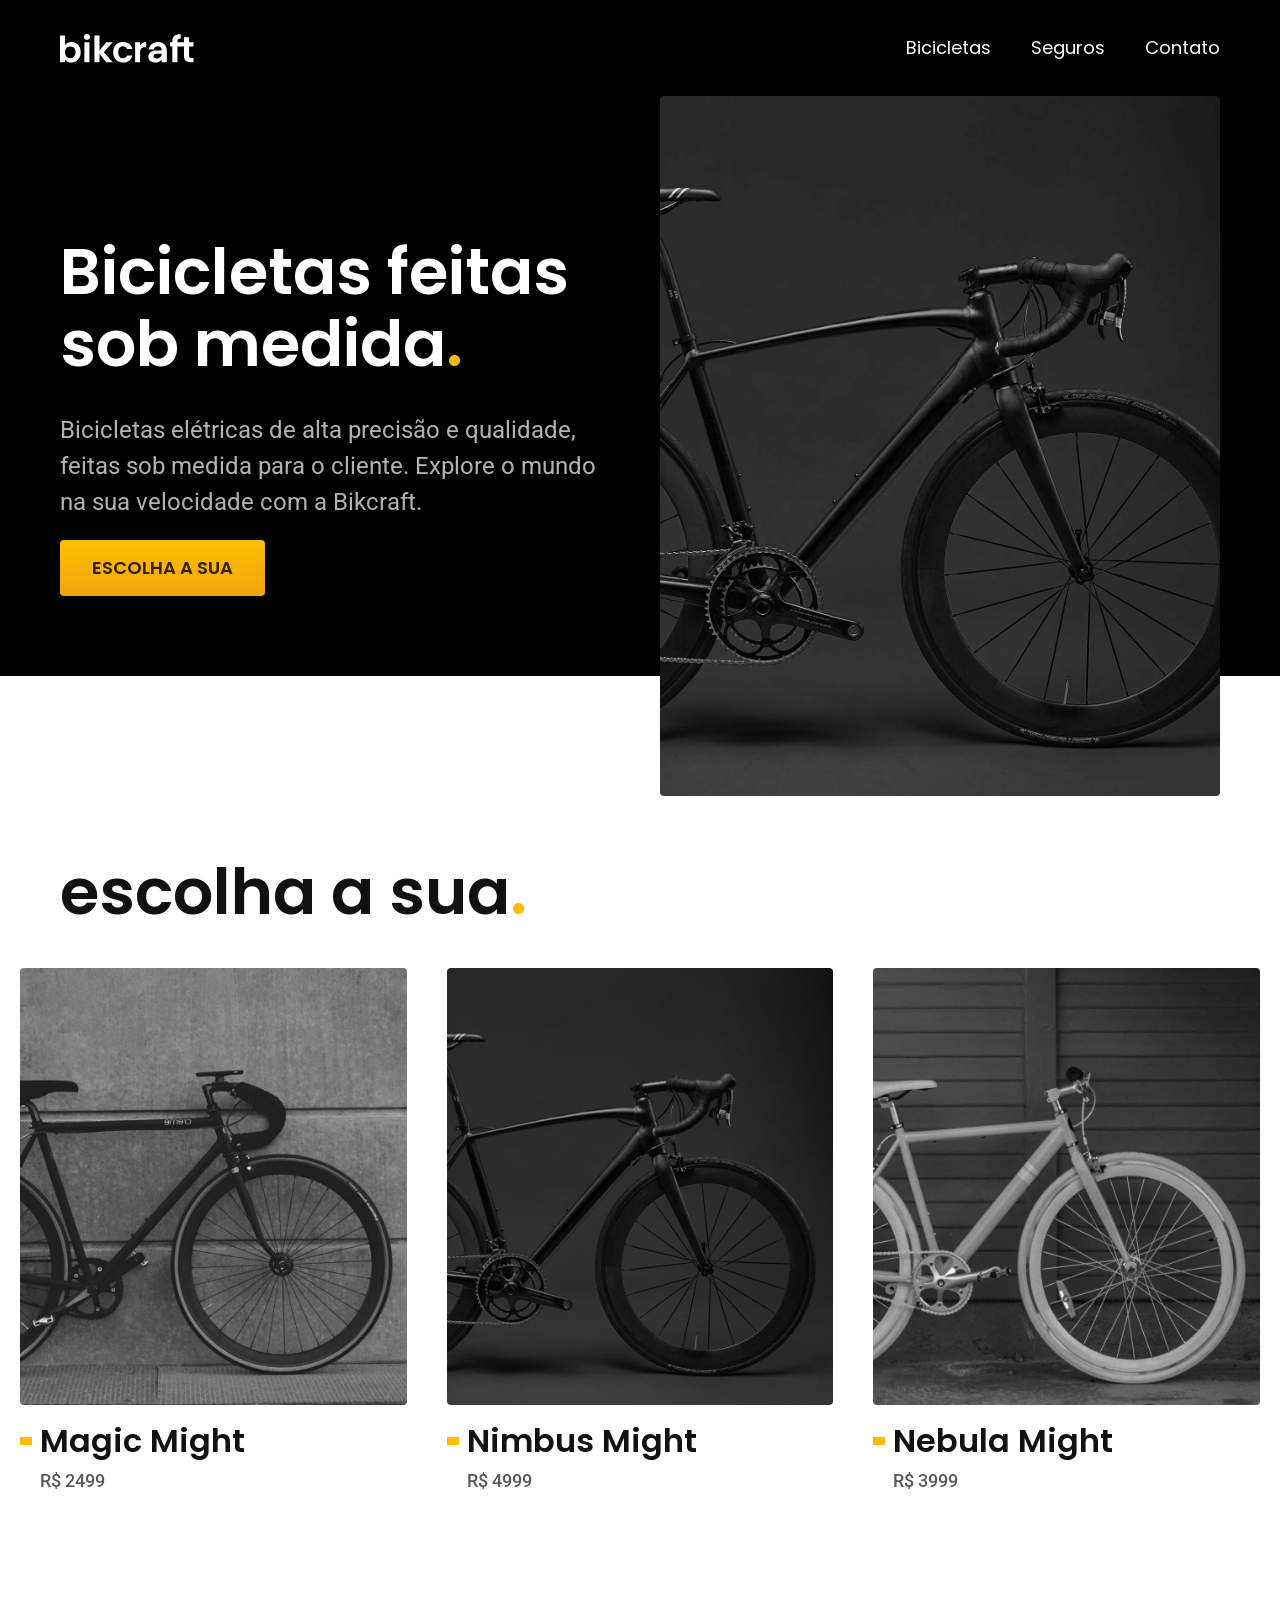
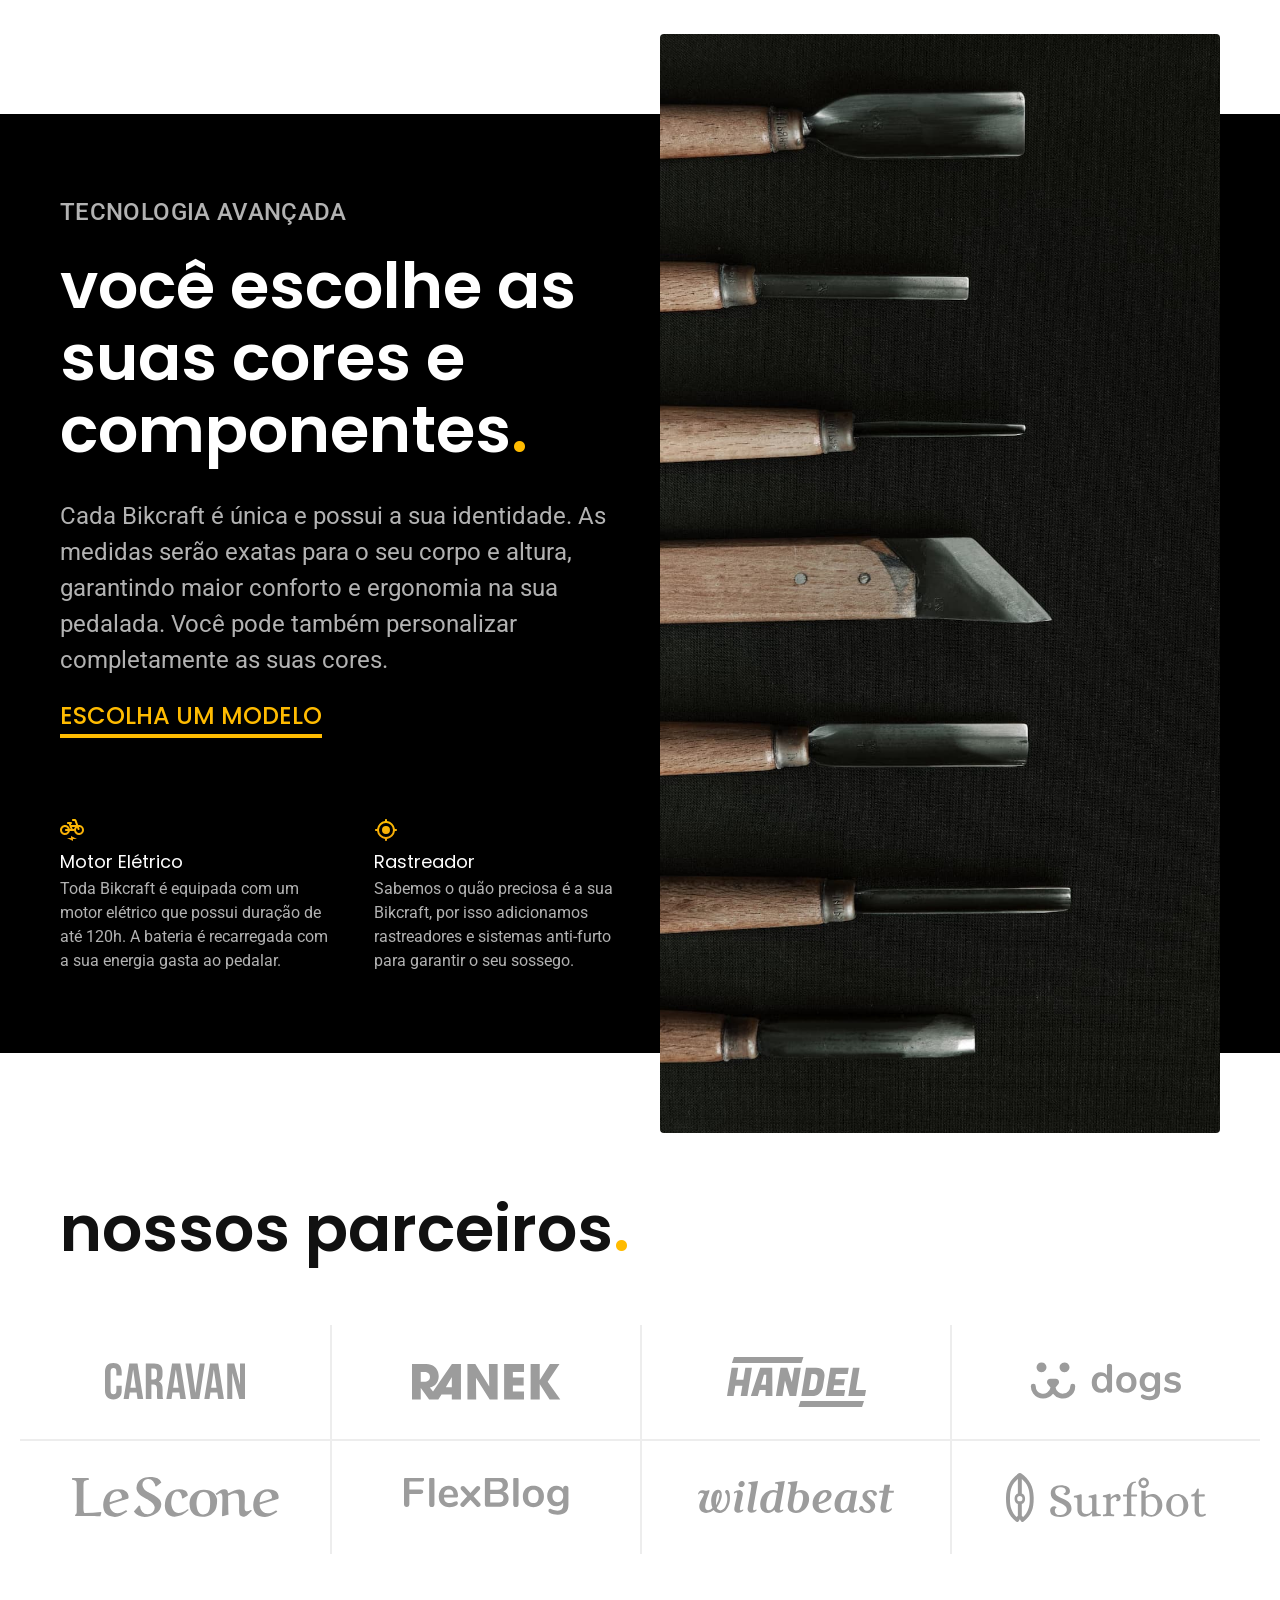
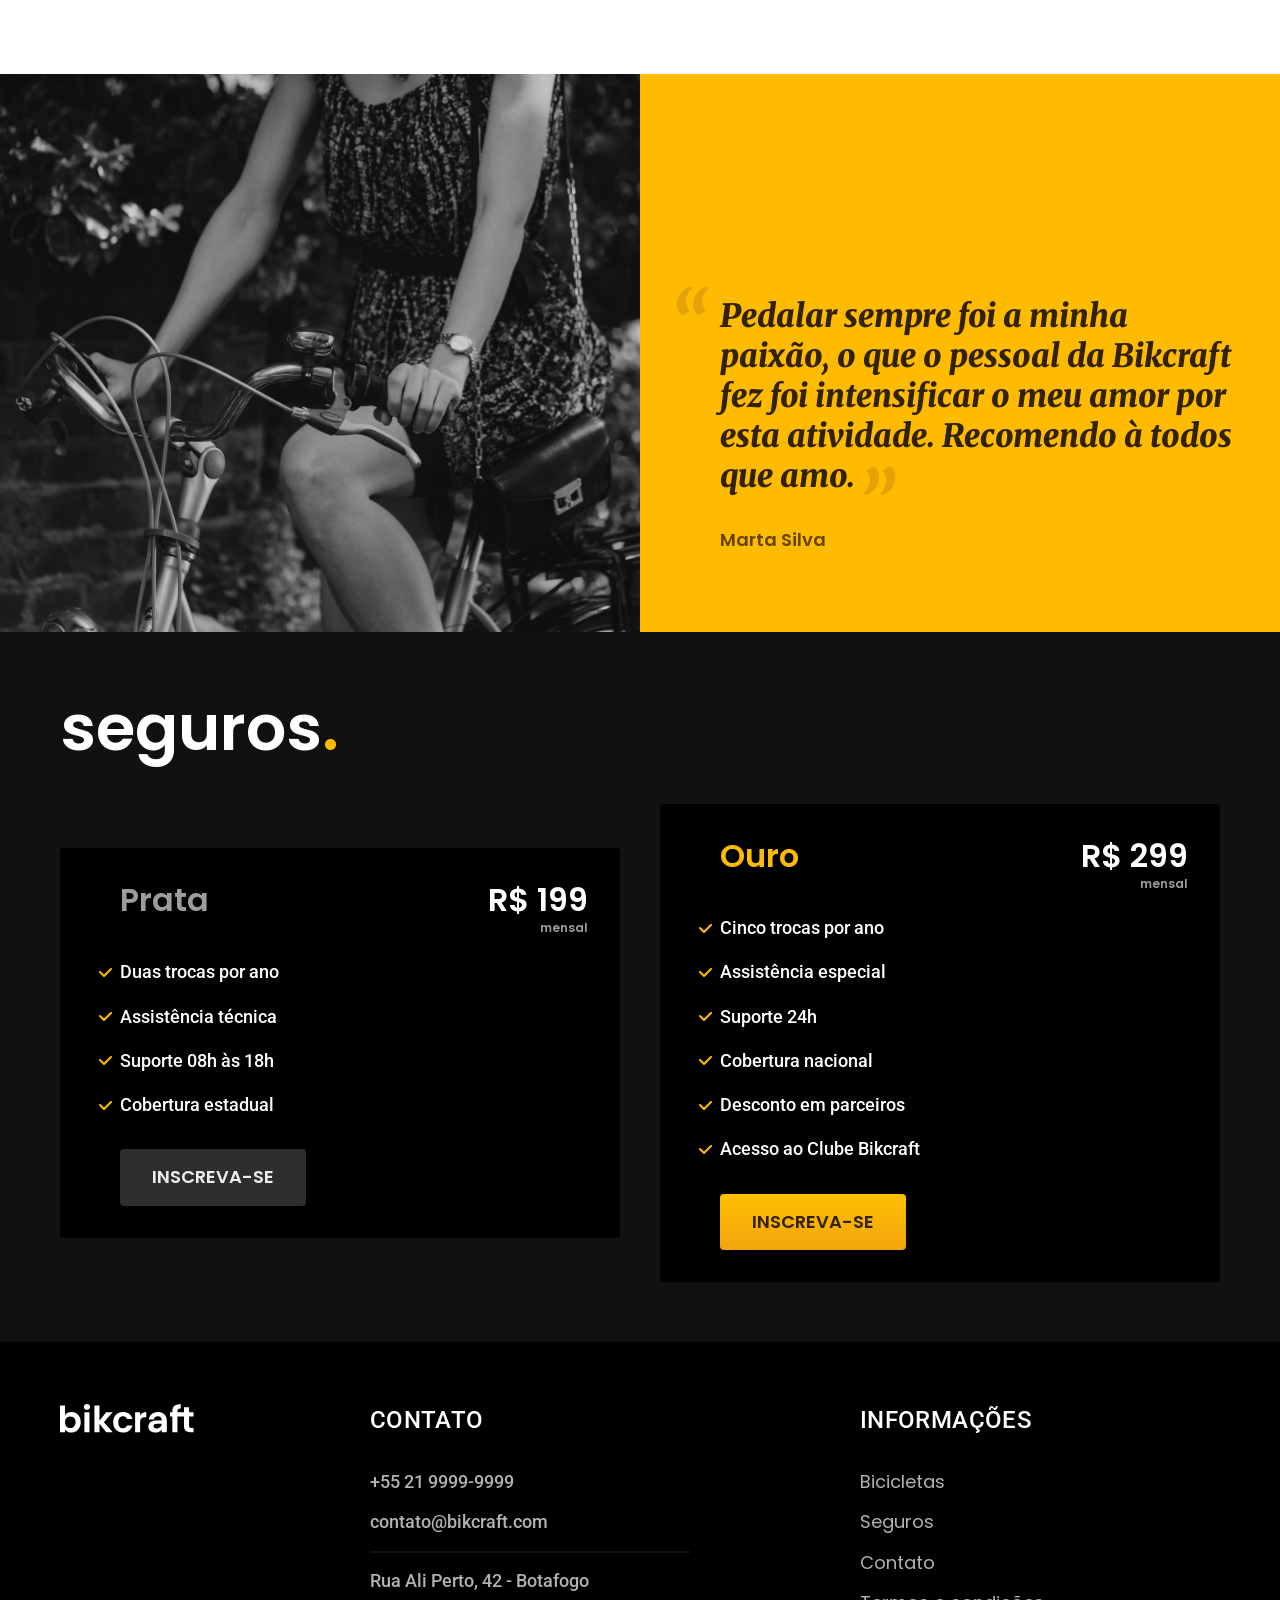
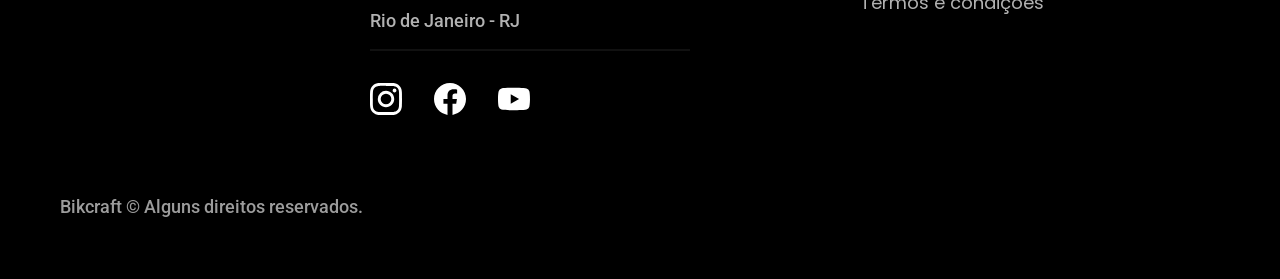
<file: index.html>
<!doctype html>
<html lang="pt-br">
  <head>
    <meta charset="UTF-8" />
    <meta name="viewport" content="width=device-width, initial-scale=1.0" />
    <title>Bikcraft - Bicicletas Elétricas</title>
    <meta
      name="description"
      content="Bicicletas elétricas de alta precisão e qualidade,  feitas sob medida para o cliente. Explore o mundo na sua velocidade com a Bikcraft."
    />
    <link rel="stylesheet" href="./css/style.css" />

    <link rel="preconnect" href="https://fonts.googleapis.com" />
    <link rel="preconnect" href="https://fonts.gstatic.com" crossorigin />
    <link
      href="https://fonts.googleapis.com/css2?family=Merriweather:ital,opsz,wght@0,18..144,300..900;1,18..144,300..900&family=Poppins:ital,wght@0,100;0,200;0,300;0,400;0,500;0,600;0,700;0,800;0,900;1,100;1,200;1,300;1,400;1,500;1,600;1,700;1,800;1,900&family=Roboto:ital,wght@0,100..900;1,100..900&display=swap"
      rel="stylesheet"
    />
  </head>

  <body>
    <header class="header-bg">
      <div class="container header">
        <a href="./index.html">
          <img src="./img/bikcraft.svg" alt="logo" />
        </a>

        <nav aria-label="primaria">
          <ul class="header-menu font-1-m cor-0">
            <li><a href="./bicicletas.html">Bicicletas</a></li>
            <li><a href="./seguros.html">Seguros</a></li>
            <li><a href="./contato.html">Contato</a></li>
          </ul>
        </nav>
      </div>
    </header>

    <main class="introducao-bg">
      <div class="container introducao">
        <div class="introducao-conteudo">
          <h1 class="font-1-xxl cor-0">
            Bicicletas feitas sob medida<span class="cor-p1">.</span>
          </h1>
          <p class="font-2-l cor-5">
            Bicicletas elétricas de alta precisão e qualidade, feitas sob medida
            para o cliente. Explore o mundo na sua velocidade com a Bikcraft.
          </p>
          <a class="botao" href="./bicicletas.html">Escolha a sua</a>
        </div>
        <div>
          <img src="./img/fotos/introducao.jpg" />
        </div>
      </div>
    </main>

    <article class="bicicletas-lista">
      <h2 class="container font-1-xxl">
        escolha a sua<span class="cor-p1">.</span>
      </h2>

      <ul>
        <li>
          <a href="./bicicletas/magic.html">
            <img src="./img/bicicletas/magic-home.jpg" alt="Bicicleta Preta" />
            <h3 class="font-1-xl">Magic Might</h3>
            <span class="font-2-m cor-8">R$ 2499</span>
          </a>
        </li>
        <li>
          <a href="./bicicletas/nimbus.html">
            <img src="./img/bicicletas/nimbus-home.jpg" alt="Bicicleta Preta" />
            <h3 class="font-1-xl">Nimbus Might</h3>
            <span class="font-2-m cor-8">R$ 4999</span>
          </a>
        </li>
        <li>
          <a href="./bicicletas/nebula.html">
            <img src="./img/bicicletas/nebula-home.jpg" alt="Bicicleta Preta" />
            <h3 class="font-1-xl">Nebula Might</h3>
            <span class="font-2-m cor-8">R$ 3999</span>
          </a>
        </li>
      </ul>
    </article>
    <article class="tecnologia-bg">
      <div class="tecnologia container">
        <div class="tecnologia-conteudo">
          <span class="font-2-l-b cor-5">Tecnologia Avançada</span>
          <h2 class="font-1-xxl cor-0">
            você escolhe as suas cores e componentes<span class="cor-p1"
              >.</span
            >
          </h2>
          <p class="font-2-l cor-5">
            Cada Bikcraft é única e possui a sua identidade. As medidas serão
            exatas para o seu corpo e altura, garantindo maior conforto e
            ergonomia na sua pedalada. Você pode também personalizar
            completamente as suas cores.
          </p>
          <a class="link" href="./bicicletas.html">Escolha um modelo</a>
          <div class="tecnologia-vantagens">
            <div>
              <img src="./img/icones/eletrica.svg" alt="" />
              <h3 class="font-1-m cor-0">Motor Elétrico</h3>
              <p class="font-2-s cor-5">
                Toda Bikcraft é equipada com um motor elétrico que possui
                duração de até 120h. A bateria é recarregada com a sua energia
                gasta ao pedalar.
              </p>
            </div>
            <div>
              <img src="./img/icones/rastreador.svg" alt="" />
              <h3 class="font-1-m cor-0">Rastreador</h3>
              <p class="font-2-s cor-5">
                Sabemos o quão preciosa é a sua Bikcraft, por isso adicionamos
                rastreadores e sistemas anti-furto para garantir o seu sossego.
              </p>
            </div>
          </div>
        </div>
        <div class="tecnologia-imagem">
          <img src="./img/fotos/tecnologia.jpg" alt="" />
        </div>
      </div>
    </article>

    <section class="parceiros" aria-label="Nossos Parceiros">
      <h2 class="container font-1-xxl">
        nossos parceiros<span class="cor-p1">.</span>
      </h2>
      <ul>
        <li><img src="./img/parceiros/caravan.svg" alt="caravan" /></li>
        <li><img src="./img/parceiros/ranek.svg" alt="ranek.svg" /></li>
        <li><img src="./img/parceiros/handel.svg" alt="handel.svg" /></li>
        <li><img src="./img/parceiros/dogs.svg" alt="dogs.svg" /></li>
        <li><img src="./img/parceiros/lescone.svg" alt="lescone.svg" /></li>
        <li><img src="./img/parceiros/flexblog.svg" alt="flexblog.svg" /></li>
        <li><img src="./img/parceiros/wildbeast.svg" alt="wildbeast.svg" /></li>
        <li><img src="./img/parceiros/surfbot.svg" alt="surfbot.svg" /></li>
      </ul>
    </section>

    <section class="depoimento" aria-label="Depoimento">
      <div>
        <img
          src="./img/fotos/depoimento.jpg"
          alt="Pessoa andando em uma bicicleta Bikcraft"
        />
      </div>
      <div class="depoimento-conteudo">
        <blockquote class="font-1-xl cor-p5">
          <p>
            Pedalar sempre foi a minha paixão, o que o pessoal da Bikcraft fez
            foi intensificar o meu amor por esta atividade. Recomendo à todos
            que amo.
          </p>
        </blockquote>
        <span class="font-1-m-b cor-p4">Marta Silva</span>
      </div>
    </section>

    <article class="seguros-bg">
      <div class="seguros container">
        <h2 class="font-1-xxl cor-0">seguros<span class="cor-p1">.</span></h2>
        <div class="seguros-item">
          <h3 class="font-1-xl cor-6">Prata</h3>
          <span class="font-1-xl cor-0"
            >R$ 199<span class="font-1-xs cor-6">mensal</span></span
          >
          <ul class="font-2-m cor-0">
            <li>Duas trocas por ano</li>
            <li>Assistência técnica</li>
            <li>Suporte 08h às 18h</li>
            <li>Cobertura estadual</li>
          </ul>
          <a class="botao secundario" href="./orcamento.html">Inscreva-se</a>
        </div>

        <div class="seguros-item">
          <h3 class="font-1-xl cor-p1">Ouro</h3>
          <span class="font-1-xl cor-0"
            >R$ 299<span class="font-1-xs cor-6">mensal</span></span
          >
          <ul class="font-2-m cor-0">
            <li>Cinco trocas por ano</li>
            <li>Assistência especial</li>
            <li>Suporte 24h</li>
            <li>Cobertura nacional</li>
            <li>Desconto em parceiros</li>
            <li>Acesso ao Clube Bikcraft</li>
          </ul>
          <a class="botao" href="./orcamento.html">Inscreva-se</a>
        </div>
      </div>
    </article>

    <footer class="footer-bg">
      <div class="footer container">
        <img src="./img/bikcraft.svg" alt="Bikcraft" />
        <div class="footer-contato">
          <h3 class="font-2-l-b cor-0">Contato</h3>
          <ul class="font-2-m cor-5">
            <li><a href="tel:+5521999999999">+55 21 9999-9999</a></li>
            <li>
              <a href="mailto:contato@bikcraft.com">contato@bikcraft.com</a>
            </li>
            <li>Rua Ali Perto, 42 - Botafogo</li>
            <li>Rio de Janeiro - RJ</li>
          </ul>
          <div class="footer-redes">
            <a href="./">
              <img src="./img/redes/instagram.svg" alt="Instagram" />
            </a>
            <a href="./">
              <img src="./img/redes/facebook.svg" alt="Facebook" />
            </a>
            <a href="">
              <img src="./img/redes/youtube.svg" alt="YouTube" />
            </a>
          </div>
        </div>
        <div class="footer-informacoes">
          <h3 class="font-2-l-b cor-0">Informações</h3>
          <nav>
            <ul class="font-1-m cor-5">
              <li><a href="./bicicletas.html">Bicicletas</a></li>
              <li><a href="./seguros.html">Seguros</a></li>
              <li><a href="./contato.html">Contato</a></li>
              <li><a href="./termos.html">Termos e condições</a></li>
            </ul>
          </nav>
        </div>
        <p class="footer-copy font-2-m cor-6">
          Bikcraft © Alguns direitos reservados.
        </p>
      </div>
    </footer>
  </body>
</html>
</file>
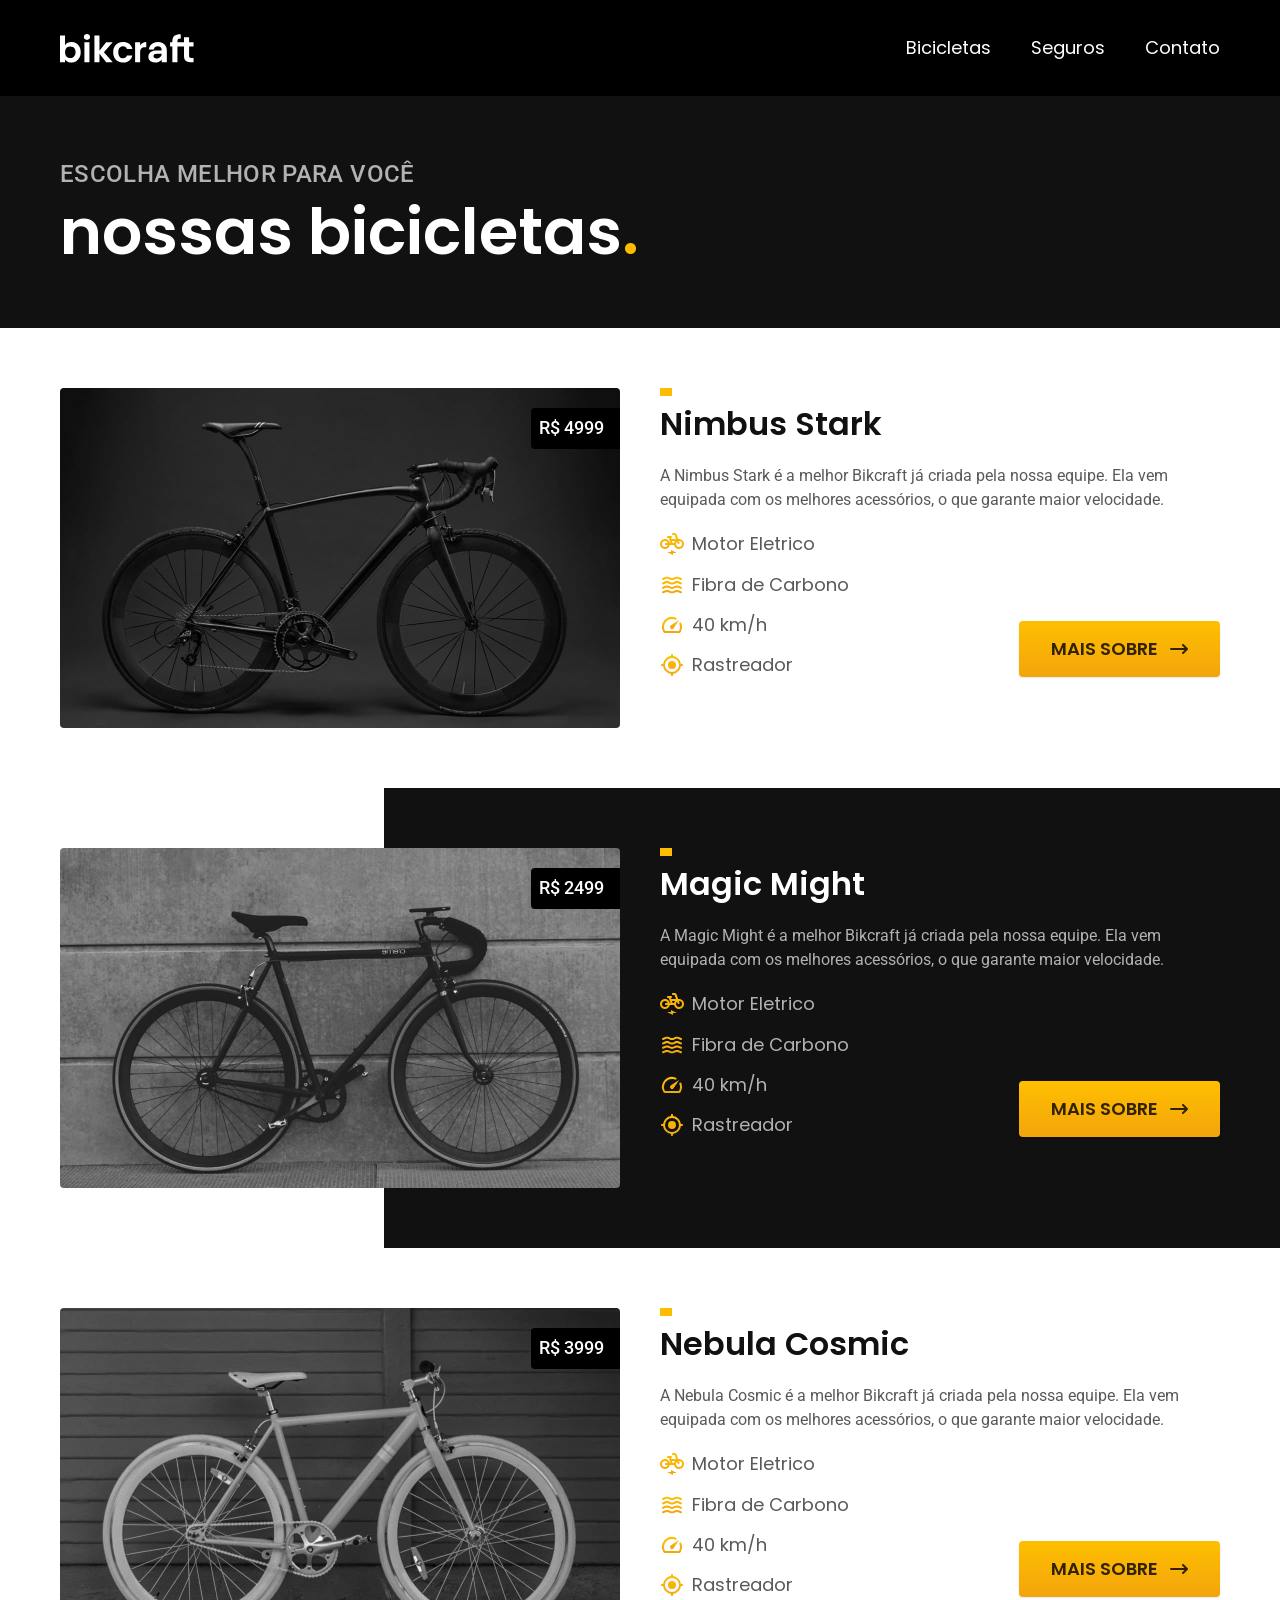
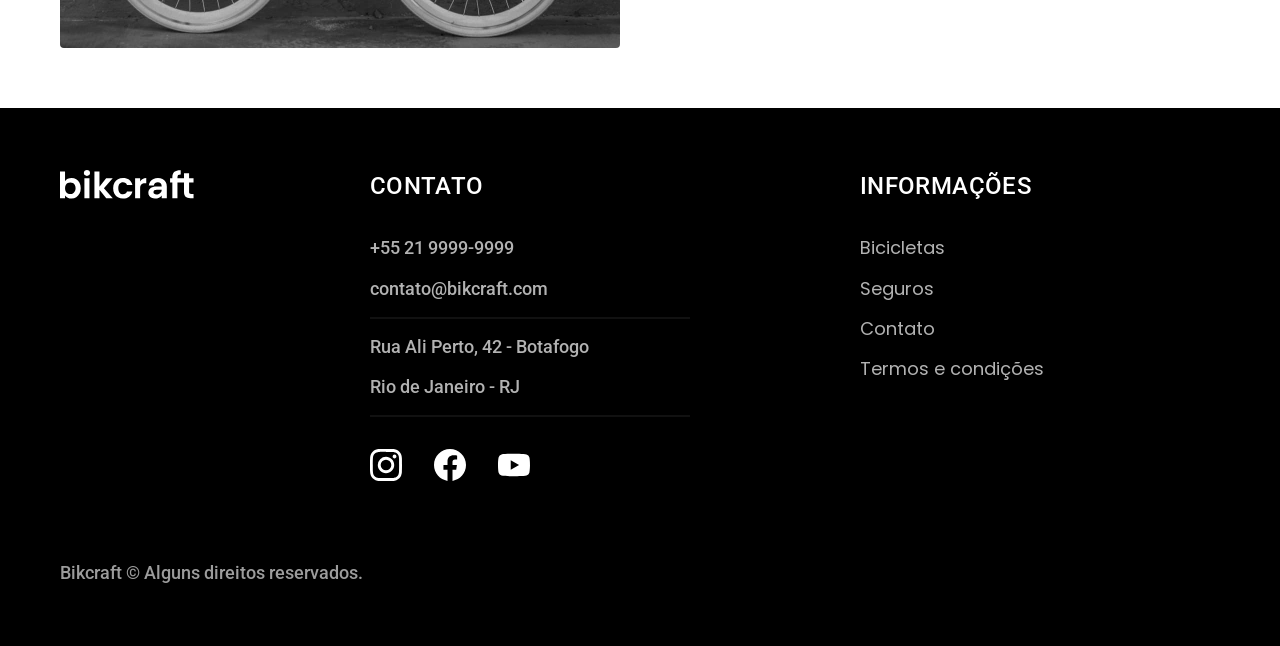
<file: bicicletas.html>
<!doctype html>
<html lang="pt-br">
  <head>
    <meta charset="UTF-8" />
    <meta name="viewport" content="width=device-width, initial-scale=1.0" />
    <title>Bicicletas | Bikcraft</title>
    <meta
      name="description"
      content="Bicicletas elétricas de alta precisão e qualidade,  feitas sob medida para o cliente. Explore o mundo na sua velocidade com a Bikcraft."
    />
    <link rel="stylesheet" href="./css/style.css" />

    <link rel="preconnect" href="https://fonts.googleapis.com" />
    <link rel="preconnect" href="https://fonts.gstatic.com" crossorigin />
    <link
      href="https://fonts.googleapis.com/css2?family=Merriweather:ital,opsz,wght@0,18..144,300..900;1,18..144,300..900&family=Poppins:ital,wght@0,100;0,200;0,300;0,400;0,500;0,600;0,700;0,800;0,900;1,100;1,200;1,300;1,400;1,500;1,600;1,700;1,800;1,900&family=Roboto:ital,wght@0,100..900;1,100..900&display=swap"
      rel="stylesheet"
    />
  </head>

  <body id="bicicletas">
    <header class="header-bg">
      <div class="container header">
        <a href="./index.html">
          <img src="./img/bikcraft.svg" alt="logo" />
        </a>

        <nav aria-label="primaria">
          <ul class="header-menu font-1-m cor-0">
            <li><a href="./bicicletas.html">Bicicletas</a></li>
            <li><a href="./seguros.html">Seguros</a></li>
            <li><a href="./contato.html">Contato</a></li>
          </ul>
        </nav>
      </div>
    </header>

    <main>
      <div class="titulo-bg">
        <div class="titulo container">
          <p class="font-2-l-b cor-5">Escolha melhor para você</p>
          <h1 class="font-1-xxl cor-0">
            nossas bicicletas<span class="cor-p1">.</span>
          </h1>
        </div>
      </div>

      <div class="bicicletas container">
        <div class="bicicletas-imagem">
          <img src="./img/bicicletas/nimbus.jpg" alt="Bicicleta preta" />
          <span class="font-2-m cor-0">R$ 4999</span>
        </div>
        <div class="bicicletas-conteudo">
          <h2 class="font-1-xl">Nimbus Stark</h2>
          <p class="font-2-s cor-8">
            A Nimbus Stark é a melhor Bikcraft já criada pela nossa equipe. Ela
            vem equipada com os melhores acessórios, o que garante maior
            velocidade.
          </p>
          <ul class="font-1-m cor-8">
            <li>
              <img src="./img/icones/eletrica.svg" alt="" /> Motor Eletrico
            </li>
            <li>
              <img src="./img/icones/carbono.svg" alt="" /> Fibra de Carbono
            </li>
            <li><img src="./img/icones/velocidade.svg" alt="" /> 40 km/h</li>
            <li><img src="./img/icones/rastreador.svg" alt="" /> Rastreador</li>
          </ul>
          <a href="./bicicletas/nimbus.html" class="botao seta">Mais Sobre</a>
        </div>
      </div>

      <div class="bicicletas-bg">
        <div class="bicicletas container">
          <div class="bicicletas-imagem">
            <img src="./img/bicicletas/magic.jpg" alt="Bicicleta preta" />
            <span class="font-2-m cor-0">R$ 2499</span>
          </div>
          <div class="bicicletas-conteudo">
            <h2 class="font-1-xl cor-0">Magic Might</h2>
            <p class="font-2-s cor-5">
              A Magic Might é a melhor Bikcraft já criada pela nossa equipe. Ela
              vem equipada com os melhores acessórios, o que garante maior
              velocidade.
            </p>
            <ul class="font-1-m cor-5">
              <li>
                <img src="./img/icones/eletrica.svg" alt="" /> Motor Eletrico
              </li>
              <li>
                <img src="./img/icones/carbono.svg" alt="" /> Fibra de Carbono
              </li>
              <li><img src="./img/icones/velocidade.svg" alt="" /> 40 km/h</li>
              <li>
                <img src="./img/icones/rastreador.svg" alt="" /> Rastreador
              </li>
            </ul>
            <a href="./bicicletas/magic.html" class="botao seta">Mais Sobre</a>
          </div>
        </div>
      </div>

      <div class="bicicletas container">
        <div class="bicicletas-imagem">
          <img src="./img/bicicletas/nebula.jpg" alt="Bicicleta preta" />
          <span class="font-2-m cor-0">R$ 3999</span>
        </div>
        <div class="bicicletas-conteudo">
          <h2 class="font-1-xl">Nebula Cosmic</h2>
          <p class="font-2-s cor-8">
            A Nebula Cosmic é a melhor Bikcraft já criada pela nossa equipe. Ela
            vem equipada com os melhores acessórios, o que garante maior
            velocidade.
          </p>
          <ul class="font-1-m cor-8">
            <li>
              <img src="./img/icones/eletrica.svg" alt="" /> Motor Eletrico
            </li>
            <li>
              <img src="./img/icones/carbono.svg" alt="" /> Fibra de Carbono
            </li>
            <li><img src="./img/icones/velocidade.svg" alt="" /> 40 km/h</li>
            <li><img src="./img/icones/rastreador.svg" alt="" /> Rastreador</li>
          </ul>
          <a href="./bicicletas/nebula.html" class="botao seta">Mais Sobre</a>
        </div>
      </div>
    </main>

    <footer class="footer-bg">
      <div class="footer container">
        <img src="./img/bikcraft.svg" alt="Bikcraft" />
        <div class="footer-contato">
          <h3 class="font-2-l-b cor-0">Contato</h3>
          <ul class="font-2-m cor-5">
            <li><a href="tel:+5521999999999">+55 21 9999-9999</a></li>
            <li>
              <a href="mailto:contato@bikcraft.com">contato@bikcraft.com</a>
            </li>
            <li>Rua Ali Perto, 42 - Botafogo</li>
            <li>Rio de Janeiro - RJ</li>
          </ul>
          <div class="footer-redes">
            <a href="./">
              <img src="./img/redes/instagram.svg" alt="Instagram" />
            </a>
            <a href="./">
              <img src="./img/redes/facebook.svg" alt="Facebook" />
            </a>
            <a href="">
              <img src="./img/redes/youtube.svg" alt="YouTube" />
            </a>
          </div>
        </div>
        <div class="footer-informacoes">
          <h3 class="font-2-l-b cor-0">Informações</h3>
          <nav>
            <ul class="font-1-m cor-5">
              <li><a href="./bicicletas.html">Bicicletas</a></li>
              <li><a href="./seguros.html">Seguros</a></li>
              <li><a href="./contato.html">Contato</a></li>
              <li><a href="./termos.html">Termos e condições</a></li>
            </ul>
          </nav>
        </div>
        <p class="footer-copy font-2-m cor-6">
          Bikcraft © Alguns direitos reservados.
        </p>
      </div>
    </footer>
  </body>
</html>
</file>
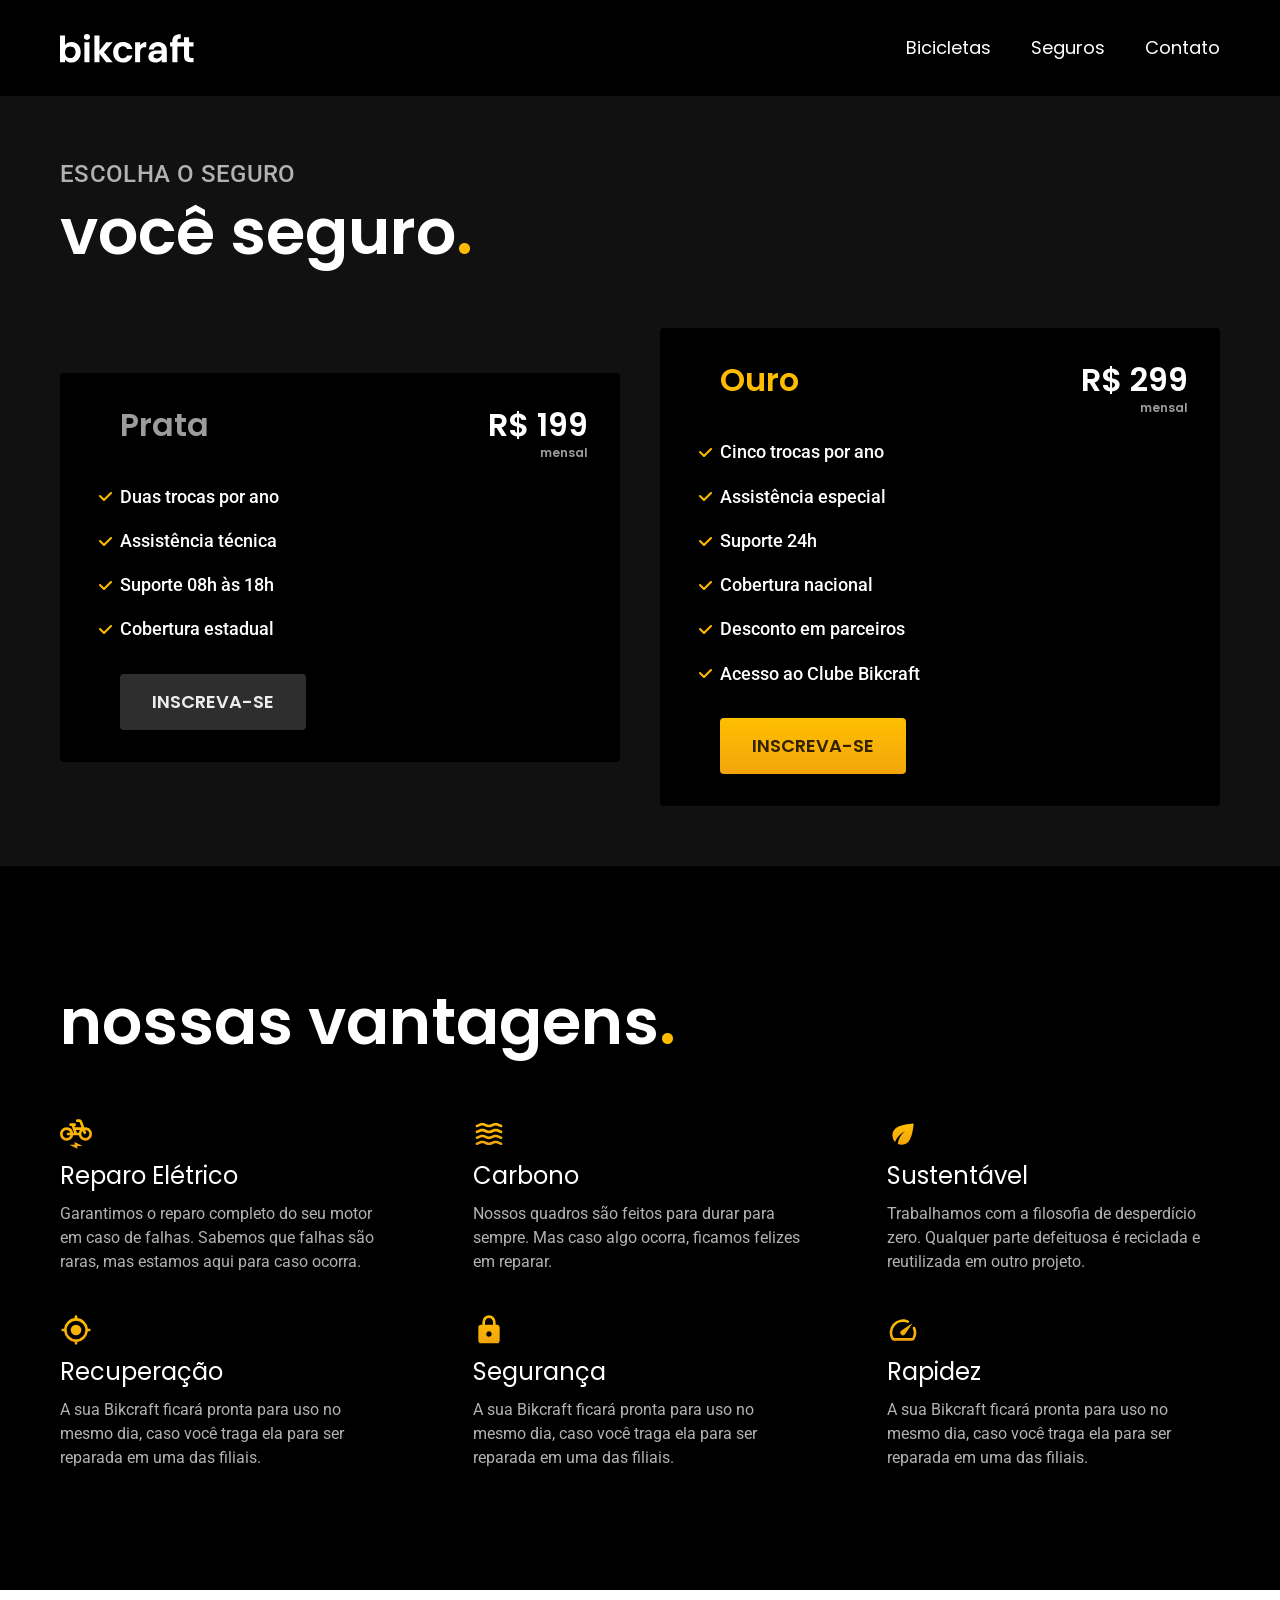
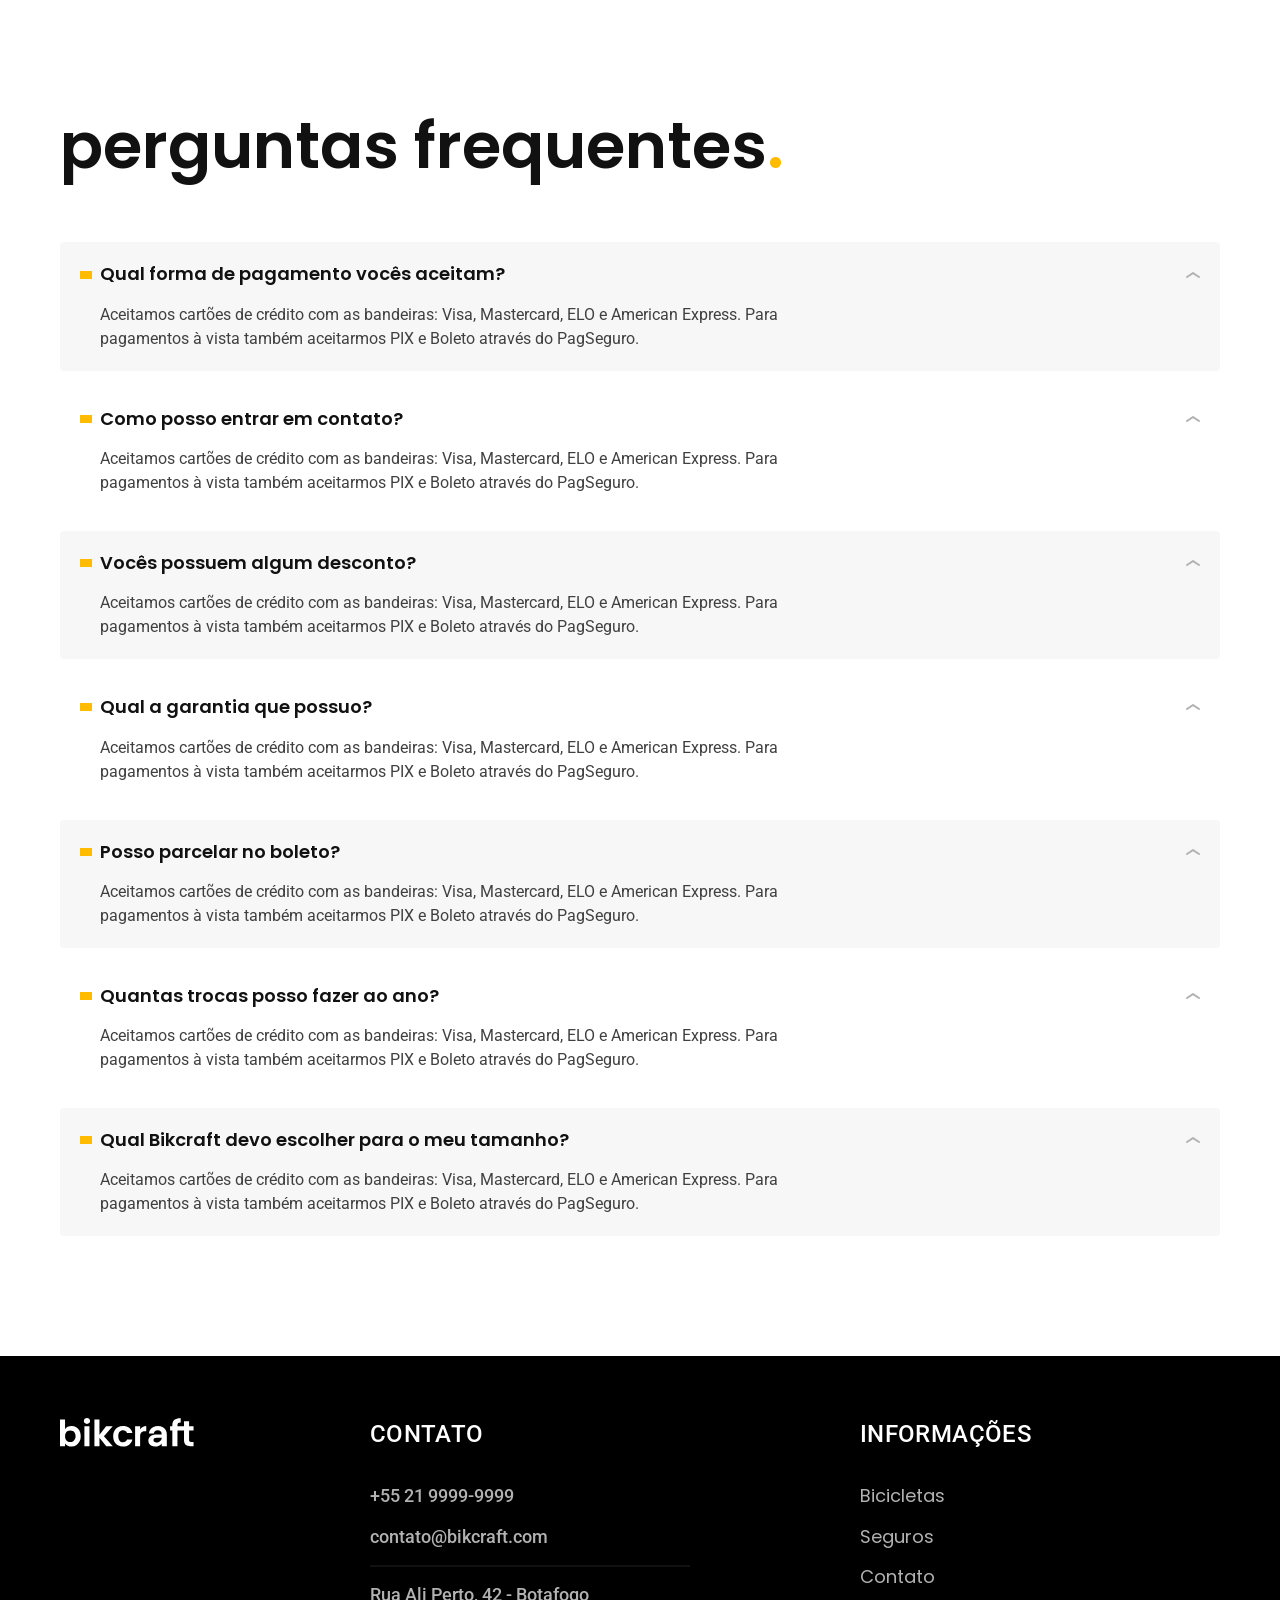
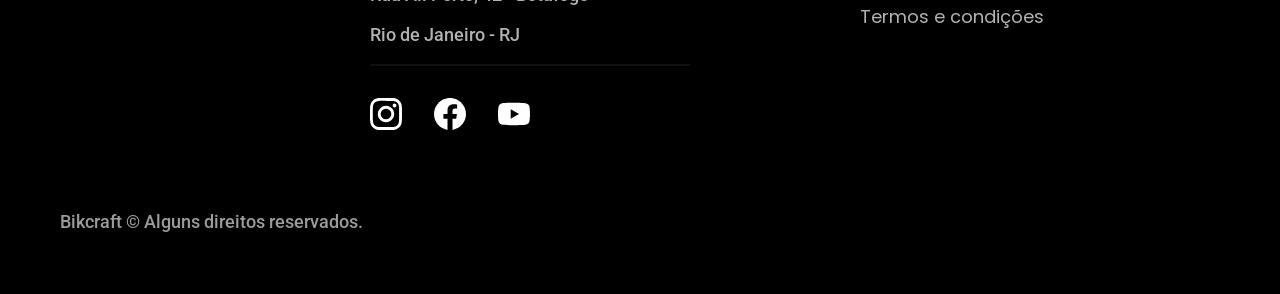
<file: seguros.html>
<!doctype html>
<html lang="pt-br">
  <head>
    <meta charset="UTF-8" />
    <meta name="viewport" content="width=device-width, initial-scale=1.0" />
    <title>Seguros | Bikcraft</title>
    <meta
      name="description"
      content="Bicicletas elétricas de alta precisão e qualidade,  feitas sob medida para o cliente. Explore o mundo na sua velocidade com a Bikcraft."
    />
    <link rel="stylesheet" href="./css/style.css" />

    <link rel="preconnect" href="https://fonts.googleapis.com" />
    <link rel="preconnect" href="https://fonts.gstatic.com" crossorigin />
    <link
      href="https://fonts.googleapis.com/css2?family=Merriweather:ital,opsz,wght@0,18..144,300..900;1,18..144,300..900&family=Poppins:ital,wght@0,100;0,200;0,300;0,400;0,500;0,600;0,700;0,800;0,900;1,100;1,200;1,300;1,400;1,500;1,600;1,700;1,800;1,900&family=Roboto:ital,wght@0,100..900;1,100..900&display=swap"
      rel="stylesheet"
    />
  </head>

  <body id="seguros">
    <header class="header-bg">
      <div class="container header">
        <a href="./index.html">
          <img src="./img/bikcraft.svg" alt="logo" />
        </a>

        <nav aria-label="primaria">
          <ul class="header-menu font-1-m cor-0">
            <li><a href="./bicicletas.html">Bicicletas</a></li>
            <li><a href="./seguros.html">Seguros</a></li>
            <li><a href="./contato.html">Contato</a></li>
          </ul>
        </nav>
      </div>
    </header>

    <main class="seguros-bg">
      <div class="titulo-bg">
        <div class="titulo container">
          <p class="font-2-l-b cor-5">Escolha o seguro</p>
          <h1 class="font-1-xxl cor-0">
            você seguro<span class="cor-p1">.</span>
          </h1>
        </div>
      </div>

      <div class="seguros container">
        <div class="seguros-item">
          <h3 class="font-1-xl cor-6">Prata</h3>
          <span class="font-1-xl cor-0"
            >R$ 199<span class="font-1-xs cor-6">mensal</span></span
          >
          <ul class="font-2-m cor-0">
            <li>Duas trocas por ano</li>
            <li>Assistência técnica</li>
            <li>Suporte 08h às 18h</li>
            <li>Cobertura estadual</li>
          </ul>
          <a class="botao secundario" href="./orcamento.html">Inscreva-se</a>
        </div>

        <div class="seguros-item">
          <h3 class="font-1-xl cor-p1">Ouro</h3>
          <span class="font-1-xl cor-0"
            >R$ 299<span class="font-1-xs cor-6">mensal</span></span
          >
          <ul class="font-2-m cor-0">
            <li>Cinco trocas por ano</li>
            <li>Assistência especial</li>
            <li>Suporte 24h</li>
            <li>Cobertura nacional</li>
            <li>Desconto em parceiros</li>
            <li>Acesso ao Clube Bikcraft</li>
          </ul>
          <a class="botao" href="./orcamento.html">Inscreva-se</a>
        </div>
      </div>
    </main>

    <article class="vantagens-bg">
      <div class="vantagens container">
        <h2 class="font-1-xxl cor-0">
          nossas vantagens<span class="cor-p1">.</span>
        </h2>
        <ul>
          <li>
            <img src="./img/icones/eletrica.svg" alt="" />
            <h3 class="font-1-l cor-0">Reparo Elétrico</h3>
            <p class="font-2-s cor-5">
              Garantimos o reparo completo do seu motor em caso de falhas.
              Sabemos que falhas são raras, mas estamos aqui para caso ocorra.
            </p>
          </li>
          <li>
            <img src="./img/icones/carbono.svg" alt="" />
            <h3 class="font-1-l cor-0">Carbono</h3>
            <p class="font-2-s cor-5">
              Nossos quadros são feitos para durar para sempre. Mas caso algo
              ocorra, ficamos felizes em reparar.
            </p>
          </li>
          <li>
            <img src="./img/icones/sustentavel.svg" alt="" />
            <h3 class="font-1-l cor-0">Sustentável</h3>
            <p class="font-2-s cor-5">
              Trabalhamos com a filosofia de desperdício zero. Qualquer parte
              defeituosa é reciclada e reutilizada em outro projeto.
            </p>
          </li>
          <li>
            <img src="./img/icones/rastreador.svg" alt="" />
            <h3 class="font-1-l cor-0">Recuperação</h3>
            <p class="font-2-s cor-5">
              A sua Bikcraft ficará pronta para uso no mesmo dia, caso você
              traga ela para ser reparada em uma das filiais.
            </p>
          </li>
          <li>
            <img src="./img/icones/seguro.svg" alt="" />
            <h3 class="font-1-l cor-0">Segurança</h3>
            <p class="font-2-s cor-5">
              A sua Bikcraft ficará pronta para uso no mesmo dia, caso você
              traga ela para ser reparada em uma das filiais.
            </p>
          </li>
          <li>
            <img src="./img/icones/velocidade.svg" alt="" />
            <h3 class="font-1-l cor-0">Rapidez</h3>
            <p class="font-2-s cor-5">
              A sua Bikcraft ficará pronta para uso no mesmo dia, caso você
              traga ela para ser reparada em uma das filiais.
            </p>
          </li>
        </ul>
      </div>
    </article>

    <article class="perguntas container">
      <div>
        <h2 class="font-1-xxl">
          perguntas frequentes<span class="cor-p1">.</span>
        </h2>

        <dl>
          <div>
            <dt class="font-1-m-b">Qual forma de pagamento vocês aceitam?</dt>
            <dd class="font-2-s cor-9">
              Aceitamos cartões de crédito com as bandeiras: Visa, Mastercard,
              ELO e American Express. Para pagamentos à vista também aceitarmos
              PIX e Boleto através do PagSeguro.
            </dd>
          </div>
        </dl>
        <dl>
          <div>
            <dt class="font-1-m-b">Como posso entrar em contato?</dt>
            <dd class="font-2-s cor-9">
              Aceitamos cartões de crédito com as bandeiras: Visa, Mastercard,
              ELO e American Express. Para pagamentos à vista também aceitarmos
              PIX e Boleto através do PagSeguro.
            </dd>
          </div>
        </dl>
        <dl>
          <div>
            <dt class="font-1-m-b">Vocês possuem algum desconto?</dt>
            <dd class="font-2-s cor-9">
              Aceitamos cartões de crédito com as bandeiras: Visa, Mastercard,
              ELO e American Express. Para pagamentos à vista também aceitarmos
              PIX e Boleto através do PagSeguro.
            </dd>
          </div>
        </dl>
        <dl>
          <div>
            <dt class="font-1-m-b">Qual a garantia que possuo?</dt>
            <dd class="font-2-s cor-9">
              Aceitamos cartões de crédito com as bandeiras: Visa, Mastercard,
              ELO e American Express. Para pagamentos à vista também aceitarmos
              PIX e Boleto através do PagSeguro.
            </dd>
          </div>
        </dl>
        <dl>
          <div>
            <dt class="font-1-m-b">Posso parcelar no boleto?</dt>
            <dd class="font-2-s cor-9">
              Aceitamos cartões de crédito com as bandeiras: Visa, Mastercard,
              ELO e American Express. Para pagamentos à vista também aceitarmos
              PIX e Boleto através do PagSeguro.
            </dd>
          </div>
        </dl>
        <dl>
          <div>
            <dt class="font-1-m-b">Quantas trocas posso fazer ao ano?</dt>
            <dd class="font-2-s cor-9">
              Aceitamos cartões de crédito com as bandeiras: Visa, Mastercard,
              ELO e American Express. Para pagamentos à vista também aceitarmos
              PIX e Boleto através do PagSeguro.
            </dd>
          </div>
        </dl>
        <dl>
          <div>
            <dt class="font-1-m-b">
              Qual Bikcraft devo escolher para o meu tamanho?
            </dt>
            <dd class="font-2-s cor-9">
              Aceitamos cartões de crédito com as bandeiras: Visa, Mastercard,
              ELO e American Express. Para pagamentos à vista também aceitarmos
              PIX e Boleto através do PagSeguro.
            </dd>
          </div>
        </dl>
      </div>
    </article>

    <footer class="footer-bg">
      <div class="footer container">
        <img src="./img/bikcraft.svg" alt="Bikcraft" />
        <div class="footer-contato">
          <h3 class="font-2-l-b cor-0">Contato</h3>
          <ul class="font-2-m cor-5">
            <li><a href="tel:+5521999999999">+55 21 9999-9999</a></li>
            <li>
              <a href="mailto:contato@bikcraft.com">contato@bikcraft.com</a>
            </li>
            <li>Rua Ali Perto, 42 - Botafogo</li>
            <li>Rio de Janeiro - RJ</li>
          </ul>
          <div class="footer-redes">
            <a href="./">
              <img src="./img/redes/instagram.svg" alt="Instagram" />
            </a>
            <a href="./">
              <img src="./img/redes/facebook.svg" alt="Facebook" />
            </a>
            <a href="">
              <img src="./img/redes/youtube.svg" alt="YouTube" />
            </a>
          </div>
        </div>
        <div class="footer-informacoes">
          <h3 class="font-2-l-b cor-0">Informações</h3>
          <nav>
            <ul class="font-1-m cor-5">
              <li><a href="./bicicletas.html">Bicicletas</a></li>
              <li><a href="./seguros.html">Seguros</a></li>
              <li><a href="./contato.html">Contato</a></li>
              <li><a href="./termos.html">Termos e condições</a></li>
            </ul>
          </nav>
        </div>
        <p class="footer-copy font-2-m cor-6">
          Bikcraft © Alguns direitos reservados.
        </p>
      </div>
    </footer>
  </body>
</html>
</file>
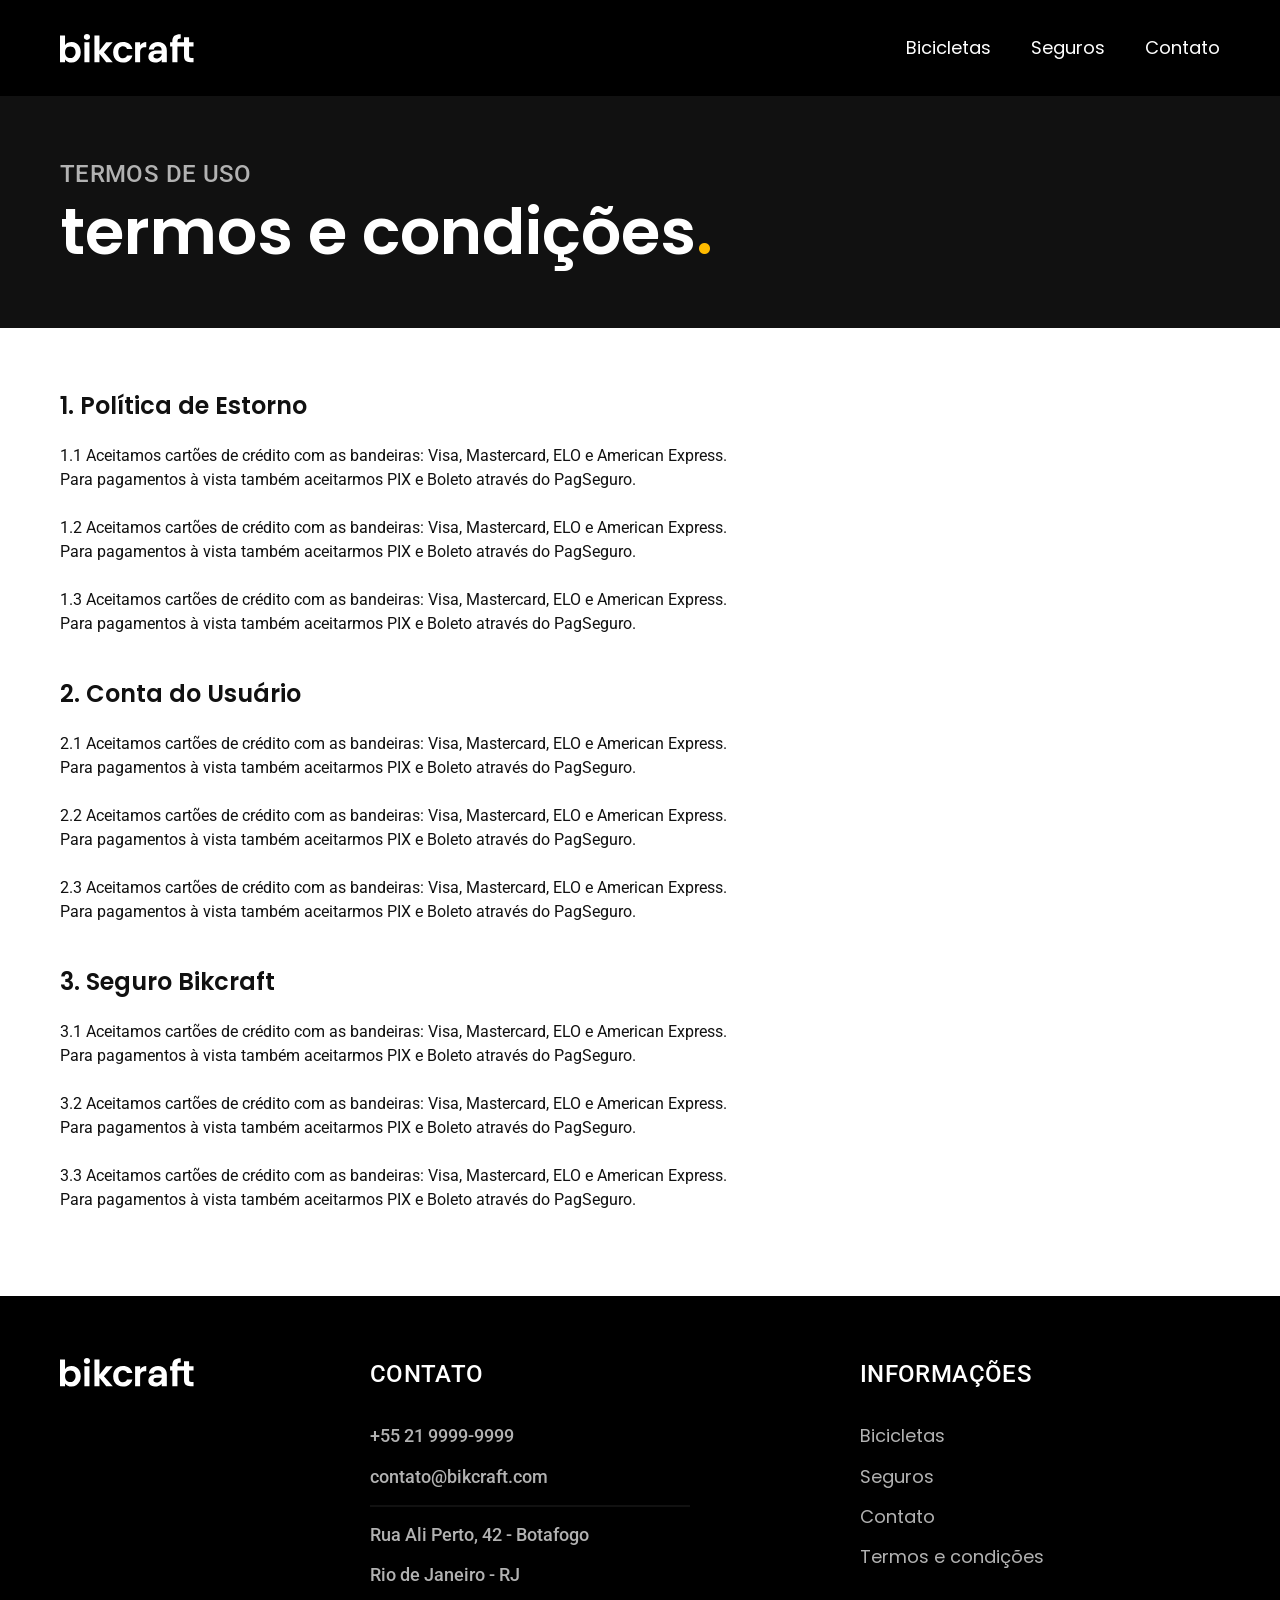
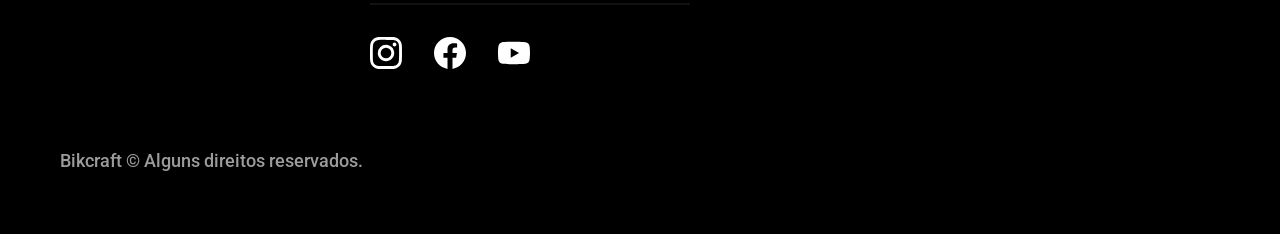
<file: termos.html>
<!doctype html>
<html lang="pt-br">
  <head>
    <meta charset="UTF-8" />
    <meta name="viewport" content="width=device-width, initial-scale=1.0" />
    <title>Bikcraft - Bicicletas Elétricas</title>
    <meta
      name="description"
      content="Bicicletas elétricas de alta precisão e qualidade,  feitas sob medida para o cliente. Explore o mundo na sua velocidade com a Bikcraft."
    />
    <link rel="stylesheet" href="./css/style.css" />

    <link rel="preconnect" href="https://fonts.googleapis.com" />
    <link rel="preconnect" href="https://fonts.gstatic.com" crossorigin />
    <link
      href="https://fonts.googleapis.com/css2?family=Merriweather:ital,opsz,wght@0,18..144,300..900;1,18..144,300..900&family=Poppins:ital,wght@0,100;0,200;0,300;0,400;0,500;0,600;0,700;0,800;0,900;1,100;1,200;1,300;1,400;1,500;1,600;1,700;1,800;1,900&family=Roboto:ital,wght@0,100..900;1,100..900&display=swap"
      rel="stylesheet"
    />
  </head>

  <body id="termos">
    <header class="header-bg">
      <div class="container header">
        <a href="./index.html">
          <img src="./img/bikcraft.svg" alt="logo" />
        </a>

        <nav aria-label="primaria">
          <ul class="header-menu font-1-m cor-0">
            <li><a href="./bicicletas.html">Bicicletas</a></li>
            <li><a href="./seguros.html">Seguros</a></li>
            <li><a href="./contato.html">Contato</a></li>
          </ul>
        </nav>
      </div>
    </header>

    <main>
      <div class="titulo-bg">
        <div class="titulo container">
          <p class="font-2-l-b cor-5">Termos de Uso</p>
          <h1 class="font-1-xxl cor-0">
            termos e condições<span class="cor-p1">.</span>
          </h1>
        </div>
      </div>

      <div class="termos font-2-s co-10 container">
        <h2 class="font-1-l cor-11">1. Política de Estorno</h2>
        <p>
          1.1 Aceitamos cartões de crédito com as bandeiras: Visa, Mastercard,
          ELO e American Express. Para pagamentos à vista também aceitarmos PIX
          e Boleto através do PagSeguro.
        </p>
        <p>
          1.2 Aceitamos cartões de crédito com as bandeiras: Visa, Mastercard,
          ELO e American Express. Para pagamentos à vista também aceitarmos PIX
          e Boleto através do PagSeguro.
        </p>
        <p>
          1.3 Aceitamos cartões de crédito com as bandeiras: Visa, Mastercard,
          ELO e American Express. Para pagamentos à vista também aceitarmos PIX
          e Boleto através do PagSeguro.
        </p>

        <h2 class="font-1-l cor-11">2. Conta do Usuário</h2>
        <p>
          2.1 Aceitamos cartões de crédito com as bandeiras: Visa, Mastercard,
          ELO e American Express. Para pagamentos à vista também aceitarmos PIX
          e Boleto através do PagSeguro.
        </p>
        <p>
          2.2 Aceitamos cartões de crédito com as bandeiras: Visa, Mastercard,
          ELO e American Express. Para pagamentos à vista também aceitarmos PIX
          e Boleto através do PagSeguro.
        </p>
        <p>
          2.3 Aceitamos cartões de crédito com as bandeiras: Visa, Mastercard,
          ELO e American Express. Para pagamentos à vista também aceitarmos PIX
          e Boleto através do PagSeguro.
        </p>

        <h2 class="font-1-l cor-11">3. Seguro Bikcraft</h2>
        <p>
          3.1 Aceitamos cartões de crédito com as bandeiras: Visa, Mastercard,
          ELO e American Express. Para pagamentos à vista também aceitarmos PIX
          e Boleto através do PagSeguro.
        </p>
        <p>
          3.2 Aceitamos cartões de crédito com as bandeiras: Visa, Mastercard,
          ELO e American Express. Para pagamentos à vista também aceitarmos PIX
          e Boleto através do PagSeguro.
        </p>
        <p>
          3.3 Aceitamos cartões de crédito com as bandeiras: Visa, Mastercard,
          ELO e American Express. Para pagamentos à vista também aceitarmos PIX
          e Boleto através do PagSeguro.
        </p>
      </div>
    </main>

    <footer class="footer-bg">
      <div class="footer container">
        <img src="./img/bikcraft.svg" alt="Bikcraft" />
        <div class="footer-contato">
          <h3 class="font-2-l-b cor-0">Contato</h3>
          <ul class="font-2-m cor-5">
            <li><a href="tel:+5521999999999">+55 21 9999-9999</a></li>
            <li>
              <a href="mailto:contato@bikcraft.com">contato@bikcraft.com</a>
            </li>
            <li>Rua Ali Perto, 42 - Botafogo</li>
            <li>Rio de Janeiro - RJ</li>
          </ul>
          <div class="footer-redes">
            <a href="./">
              <img src="./img/redes/instagram.svg" alt="Instagram" />
            </a>
            <a href="./">
              <img src="./img/redes/facebook.svg" alt="Facebook" />
            </a>
            <a href="">
              <img src="./img/redes/youtube.svg" alt="YouTube" />
            </a>
          </div>
        </div>
        <div class="footer-informacoes">
          <h3 class="font-2-l-b cor-0">Informações</h3>
          <nav>
            <ul class="font-1-m cor-5">
              <li><a href="./bicicletas.html">Bicicletas</a></li>
              <li><a href="./seguros.html">Seguros</a></li>
              <li><a href="./contato.html">Contato</a></li>
              <li><a href="./termos.html">Termos e condições</a></li>
            </ul>
          </nav>
        </div>
        <p class="footer-copy font-2-m cor-6">
          Bikcraft © Alguns direitos reservados.
        </p>
      </div>
    </footer>
  </body>
</html>
</file>
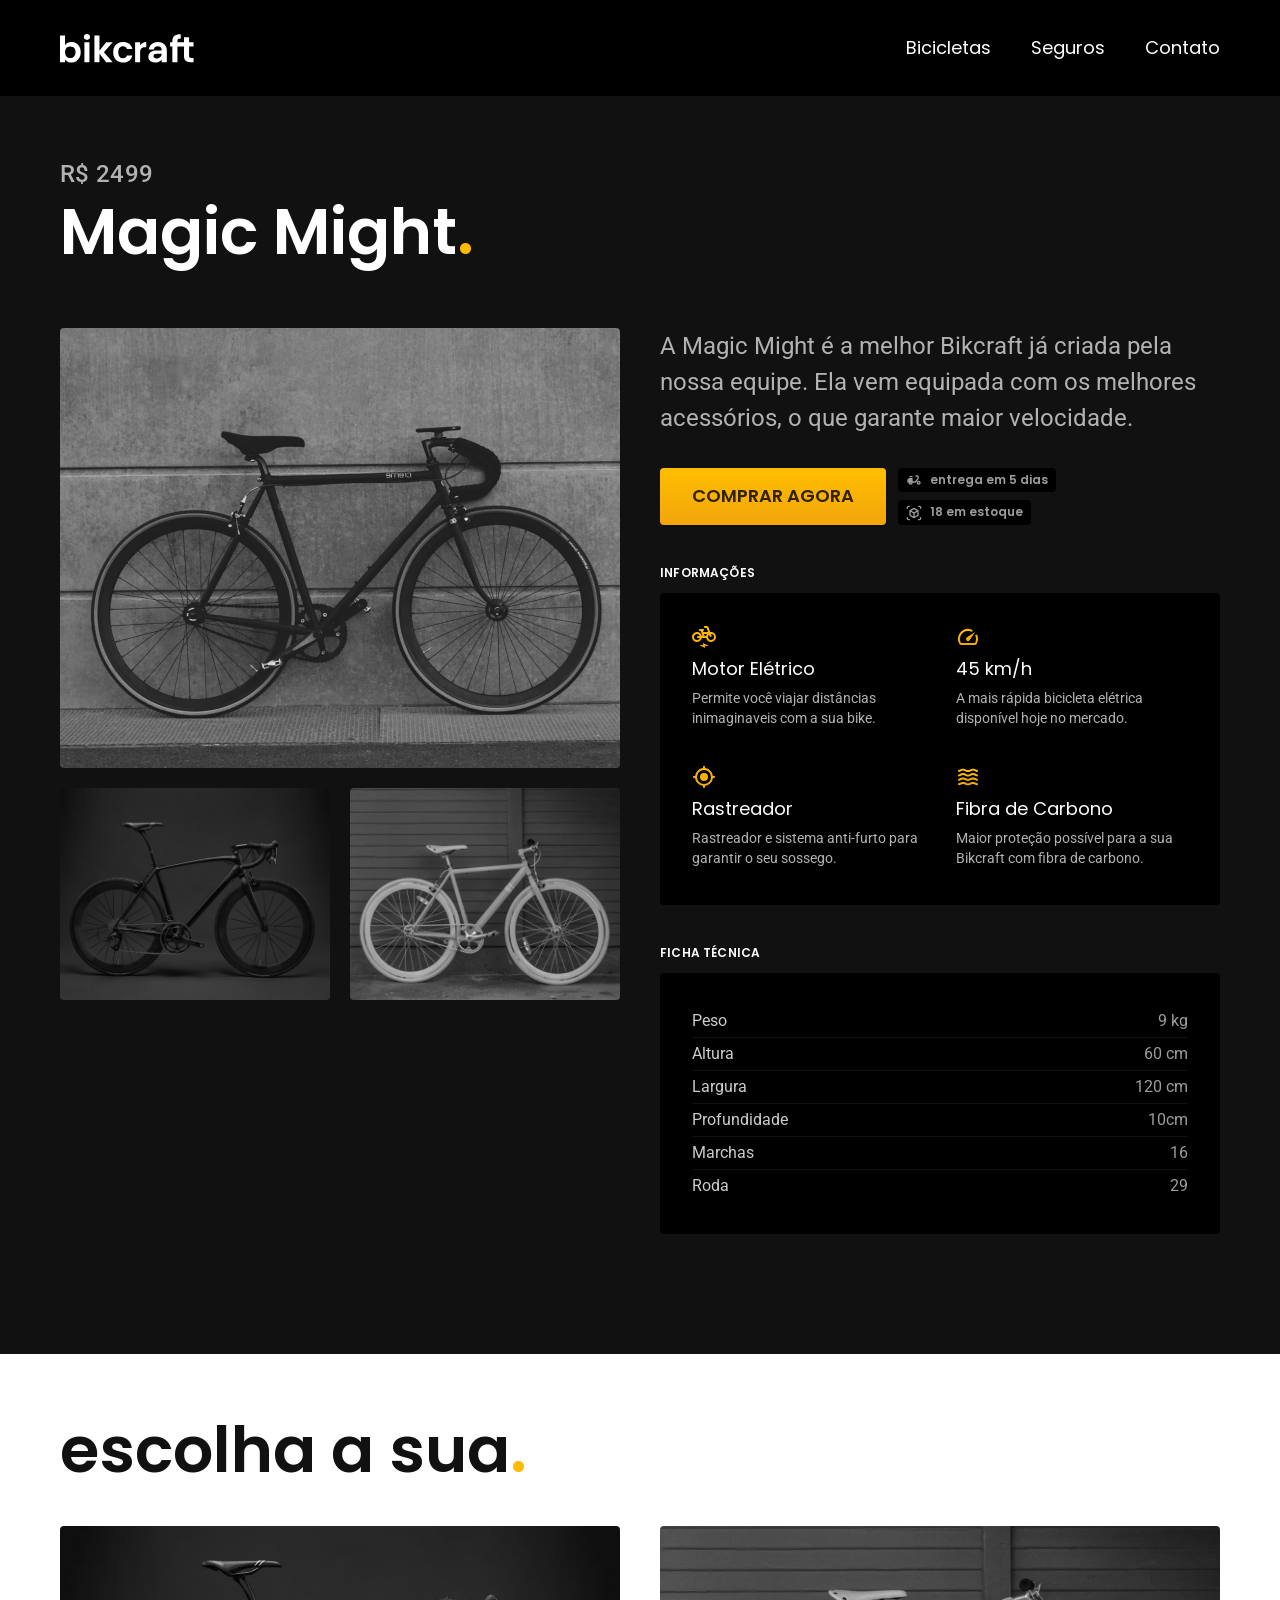
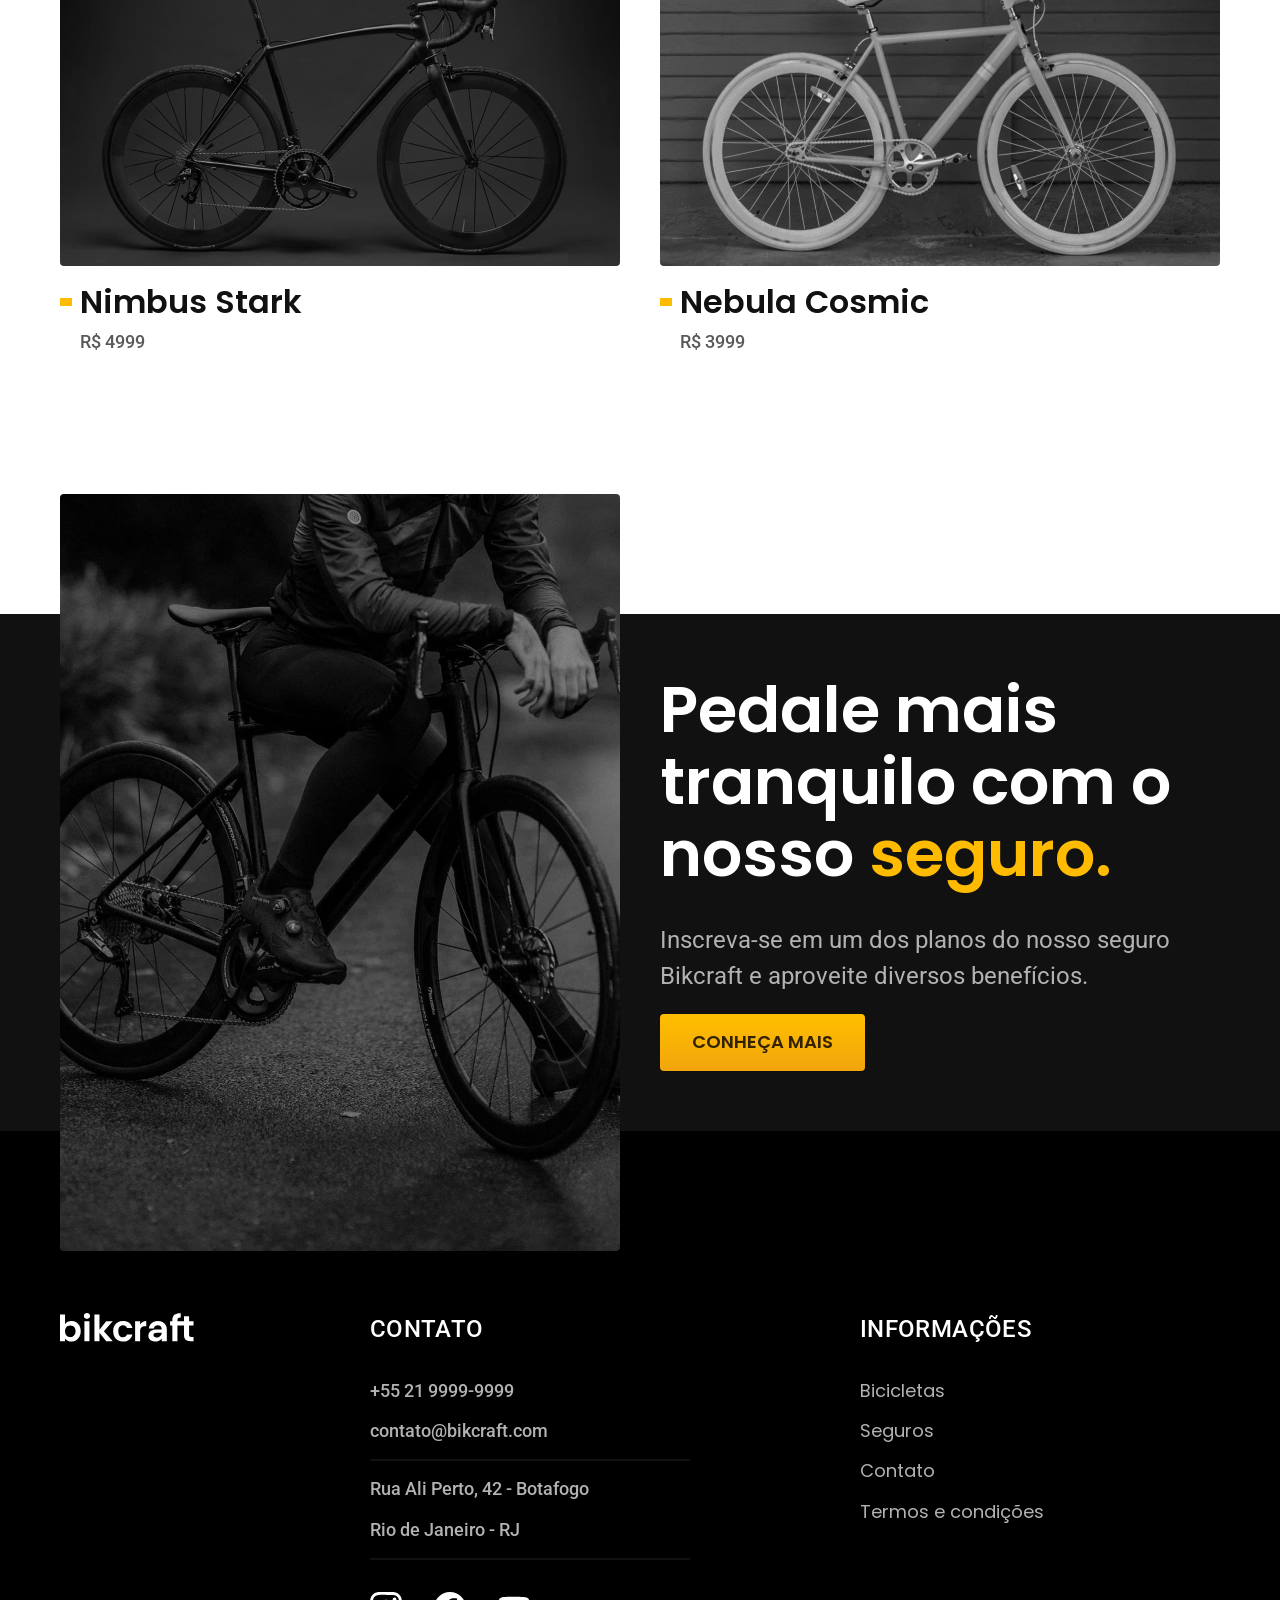
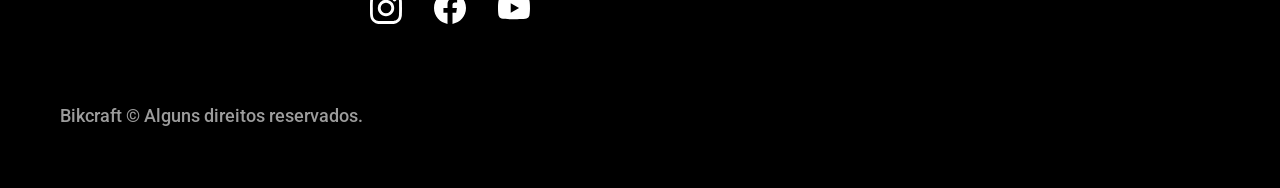
<file: bicicletas/magic.html>
<!doctype html>
<html lang="pt-br">
  <head>
    <meta charset="UTF-8" />
    <meta name="viewport" content="width=device-width, initial-scale=1.0" />
    <title>Magic Might | Bikcraft</title>
    <meta
      name="description"
      content="Bicicletas elétricas de alta precisão e qualidade,  feitas sob medida para o cliente. Explore o mundo na sua velocidade com a Bikcraft."
    />
    <link rel="stylesheet" href="../css/style.css" />

    <link rel="preconnect" href="https://fonts.googleapis.com" />
    <link rel="preconnect" href="https://fonts.gstatic.com" crossorigin />
    <link
      href="https://fonts.googleapis.com/css2?family=Merriweather:ital,opsz,wght@0,18..144,300..900;1,18..144,300..900&family=Poppins:ital,wght@0,100;0,200;0,300;0,400;0,500;0,600;0,700;0,800;0,900;1,100;1,200;1,300;1,400;1,500;1,600;1,700;1,800;1,900&family=Roboto:ital,wght@0,100..900;1,100..900&display=swap"
      rel="stylesheet"
    />
  </head>

  <body id="bicicleta">
    <header class="header-bg">
      <div class="container header">
        <a href="../index.html">
          <img src="../img/bikcraft.svg" alt="logo" />
        </a>

        <nav aria-label="primaria">
          <ul class="header-menu font-1-m cor-0">
            <li><a href="../bicicletas.html">Bicicletas</a></li>
            <li><a href="../seguros.html">Seguros</a></li>
            <li><a href="../contato.html">Contato</a></li>
          </ul>
        </nav>
      </div>
    </header>

    <main class="titulo-bg">
      <div>
        <div class="titulo container">
          <p class="font-2-l-b cor-5">R$ 2499</p>
          <h1 class="font-1-xxl cor-0">
            Magic Might<span class="cor-p1">.</span>
          </h1>
        </div>
      </div>
      <div class="bicicleta container">
        <div class="bicicleta-imagem">
          <img src="../img/bicicleta/nimbus2.jpg" alt="" />
          <img src="../img/bicicleta/nimbus1.jpg" alt="" />
          <img src="../img/bicicleta/nimbus3.jpg" alt="" />
        </div>
        <div class="bicicleta-conteudo">
          <p class="font-2-l cor-5">
            A Magic Might é a melhor Bikcraft já criada pela nossa equipe. Ela
            vem equipada com os melhores acessórios, o que garante maior
            velocidade.
          </p>
          <div class="bicicleta-comprar">
            <a class="botao" href="../orcamento.html"> Comprar agora </a>
            <span class="font-1-xs cor-6"
              ><img src="../img/icones/entrega.svg" alt="" /> entrega em 5
              dias</span
            >
            <span class="font-1-xs cor-6"
              ><img src="../img/icones/estoque.svg" alt="" /> 18 em
              estoque</span
            >
          </div>

          <h2 class="font-1-xs cor-0">Informações</h2>
          <ul class="bicicleta-informacoes">
            <li>
              <img src="../img/icones/eletrica.svg" alt="" />
              <h3 class="font-1-m cor-0">Motor Elétrico</h3>
              <p class="font-2-xs cor-5">
                Permite você viajar distâncias inimaginaveis com a sua bike.
              </p>
            </li>
            <li>
              <img src="../img/icones/velocidade.svg" alt="" />
              <h3 class="font-1-m cor-0">45 km/h</h3>
              <p class="font-2-xs cor-5">
                A mais rápida bicicleta elétrica disponível hoje no mercado.
              </p>
            </li>
            <li>
              <img src="../img/icones/rastreador.svg" alt="" />
              <h3 class="font-1-m cor-0">Rastreador</h3>
              <p class="font-2-xs cor-5">
                Rastreador e sistema anti-furto para garantir o seu sossego.
              </p>
            </li>
            <li>
              <img src="../img/icones/carbono.svg" alt="" />
              <h3 class="font-1-m cor-0">Fibra de Carbono</h3>
              <p class="font-2-xs cor-5">
                Maior proteção possível para a sua Bikcraft com fibra de
                carbono.
              </p>
            </li>
          </ul>
          <h2 class="font-1-xs cor-0">Ficha Técnica</h2>
          <ul class="bicicleta-ficha font-2-s cor-4">
            <li>Peso <span>9 kg</span></li>
            <li>Altura <span>60 cm</span></li>
            <li>Largura <span>120 cm</span></li>
            <li>Profundidade <span>10cm</span></li>
            <li>Marchas <span>16</span></li>
            <li>Roda <span>29</span></li>
          </ul>
        </div>
      </div>
    </main>

    <article class="bicicletas-lista container">
      <h2 class="font-1-xxl">escolha a sua<span class="cor-p1">.</span></h2>

      <ul>
        <li>
          <a href="./nimbus.html">
            <img src="../img/bicicletas/nimbus.jpg" alt="Bicicleta Preta" />
            <h3 class="font-1-xl">Nimbus Stark</h3>
            <span class="font-2-m cor-8">R$ 4999</span>
          </a>
        </li>
        <li>
          <a href="./nebula.html">
            <img src="../img/bicicletas/nebula.jpg" alt="Bicicleta Preta" />
            <h3 class="font-1-xl">Nebula Cosmic</h3>
            <span class="font-2-m cor-8">R$ 3999</span>
          </a>
        </li>
      </ul>
    </article>

    <article>
      <div class="seguro-bg">
        <div class="seguro container">
          <div class="seguro-imagem">
            <img
              src="../img/fotos/seguros.jpg"
              alt="pessoa parada em cima de uma bicicleta"
            />
          </div>
          <div class="seguro-conteudo">
            <h2 class="font-1-xxl cor-0">
              Pedale mais tranquilo com o nosso
              <span class="cor-p1">seguro.</span>
            </h2>
            <p class="font-2-l cor-5">
              Inscreva-se em um dos planos do nosso seguro Bikcraft e aproveite
              diversos benefícios.
            </p>
            <a class="botao" href="../seguros.html">Conheça mais</a>
          </div>
        </div>
      </div>
    </article>

    <footer class="footer-bg">
      <div class="footer container">
        <img src="../img/bikcraft.svg" alt="Bikcraft" />
        <div class="footer-contato">
          <h3 class="font-2-l-b cor-0">Contato</h3>
          <ul class="font-2-m cor-5">
            <li><a href="tel:+5521999999999">+55 21 9999-9999</a></li>
            <li>
              <a href="mailto:contato@bikcraft.com">contato@bikcraft.com</a>
            </li>
            <li>Rua Ali Perto, 42 - Botafogo</li>
            <li>Rio de Janeiro - RJ</li>
          </ul>
          <div class="footer-redes">
            <a href="../">
              <img src="../img/redes/instagram.svg" alt="Instagram" />
            </a>
            <a href="../">
              <img src="../img/redes/facebook.svg" alt="Facebook" />
            </a>
            <a href="">
              <img src="../img/redes/youtube.svg" alt="YouTube" />
            </a>
          </div>
        </div>
        <div class="footer-informacoes">
          <h3 class="font-2-l-b cor-0">Informações</h3>
          <nav>
            <ul class="font-1-m cor-5">
              <li><a href="../bicicletas.html">Bicicletas</a></li>
              <li><a href="../seguros.html">Seguros</a></li>
              <li><a href="../contato.html">Contato</a></li>
              <li><a href="../termos.html">Termos e condições</a></li>
            </ul>
          </nav>
        </div>
        <p class="footer-copy font-2-m cor-6">
          Bikcraft © Alguns direitos reservados.
        </p>
      </div>
    </footer>
  </body>
</html>
</file>
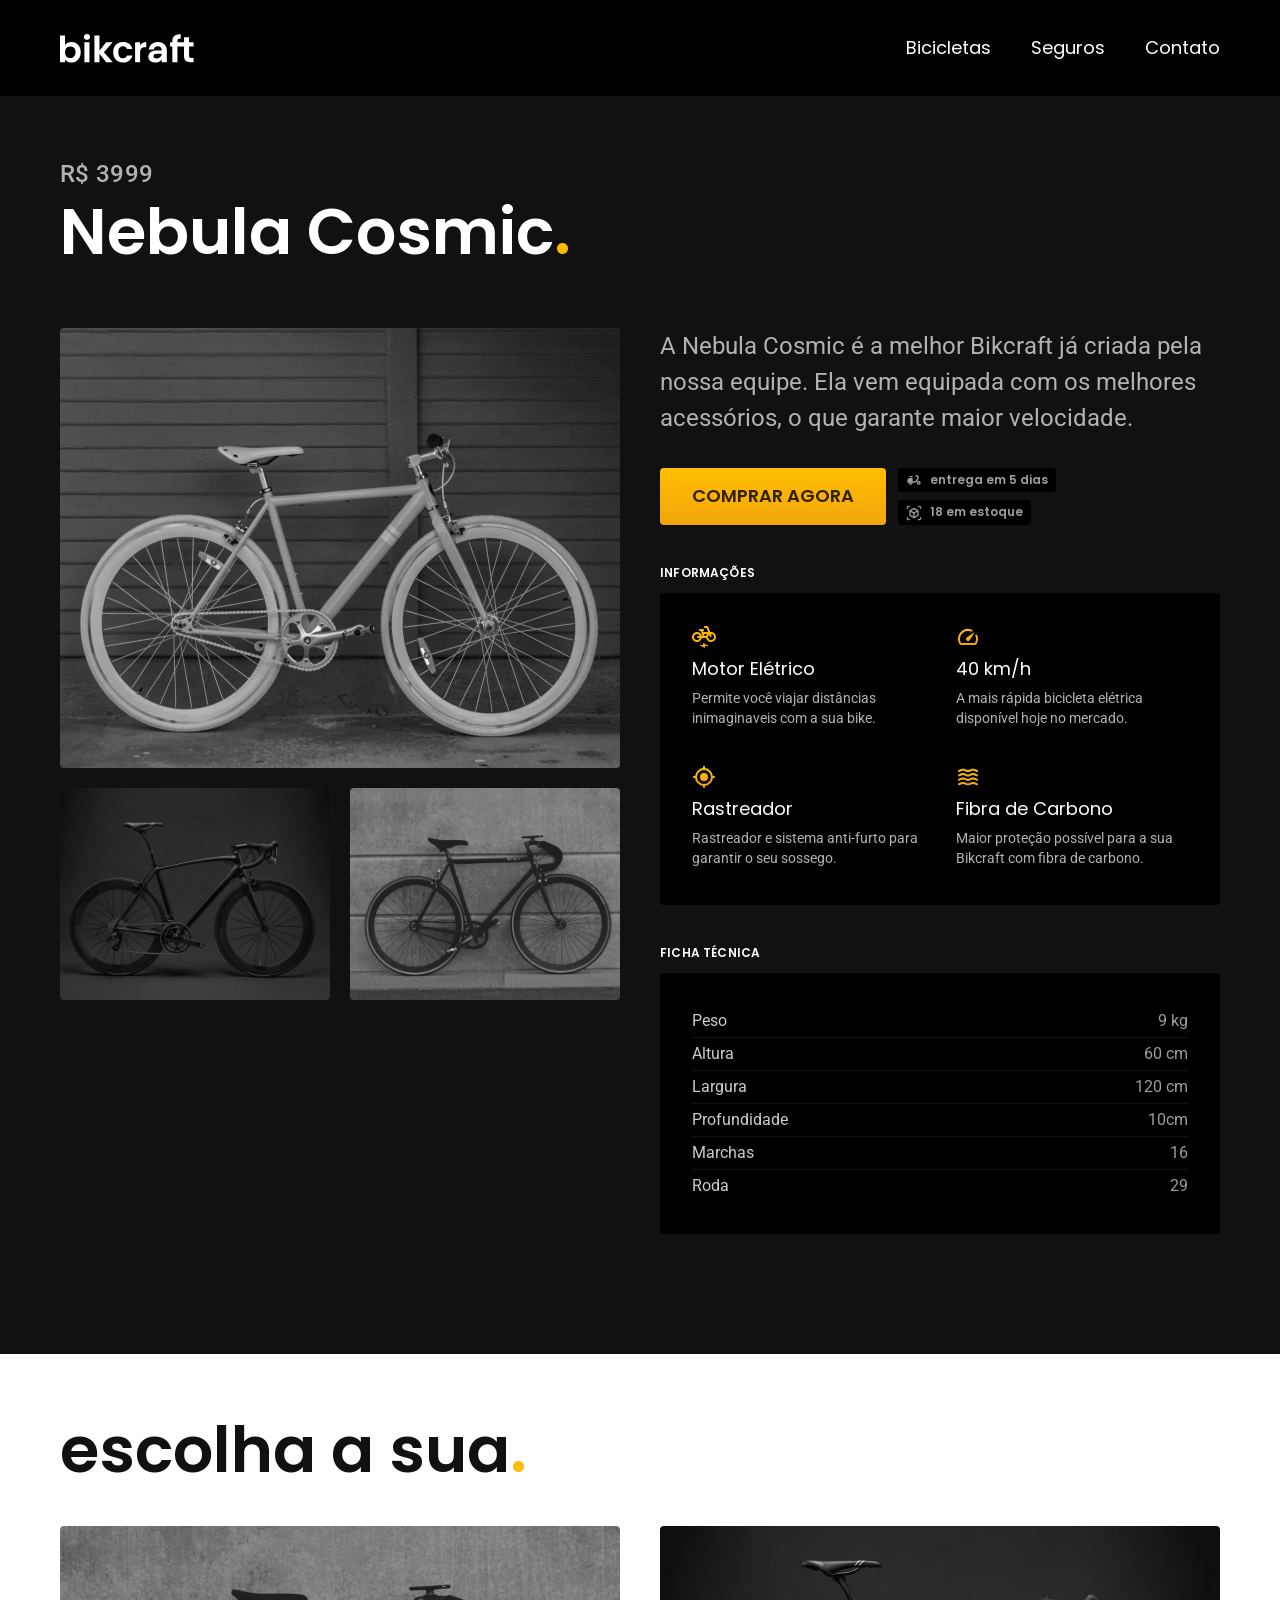
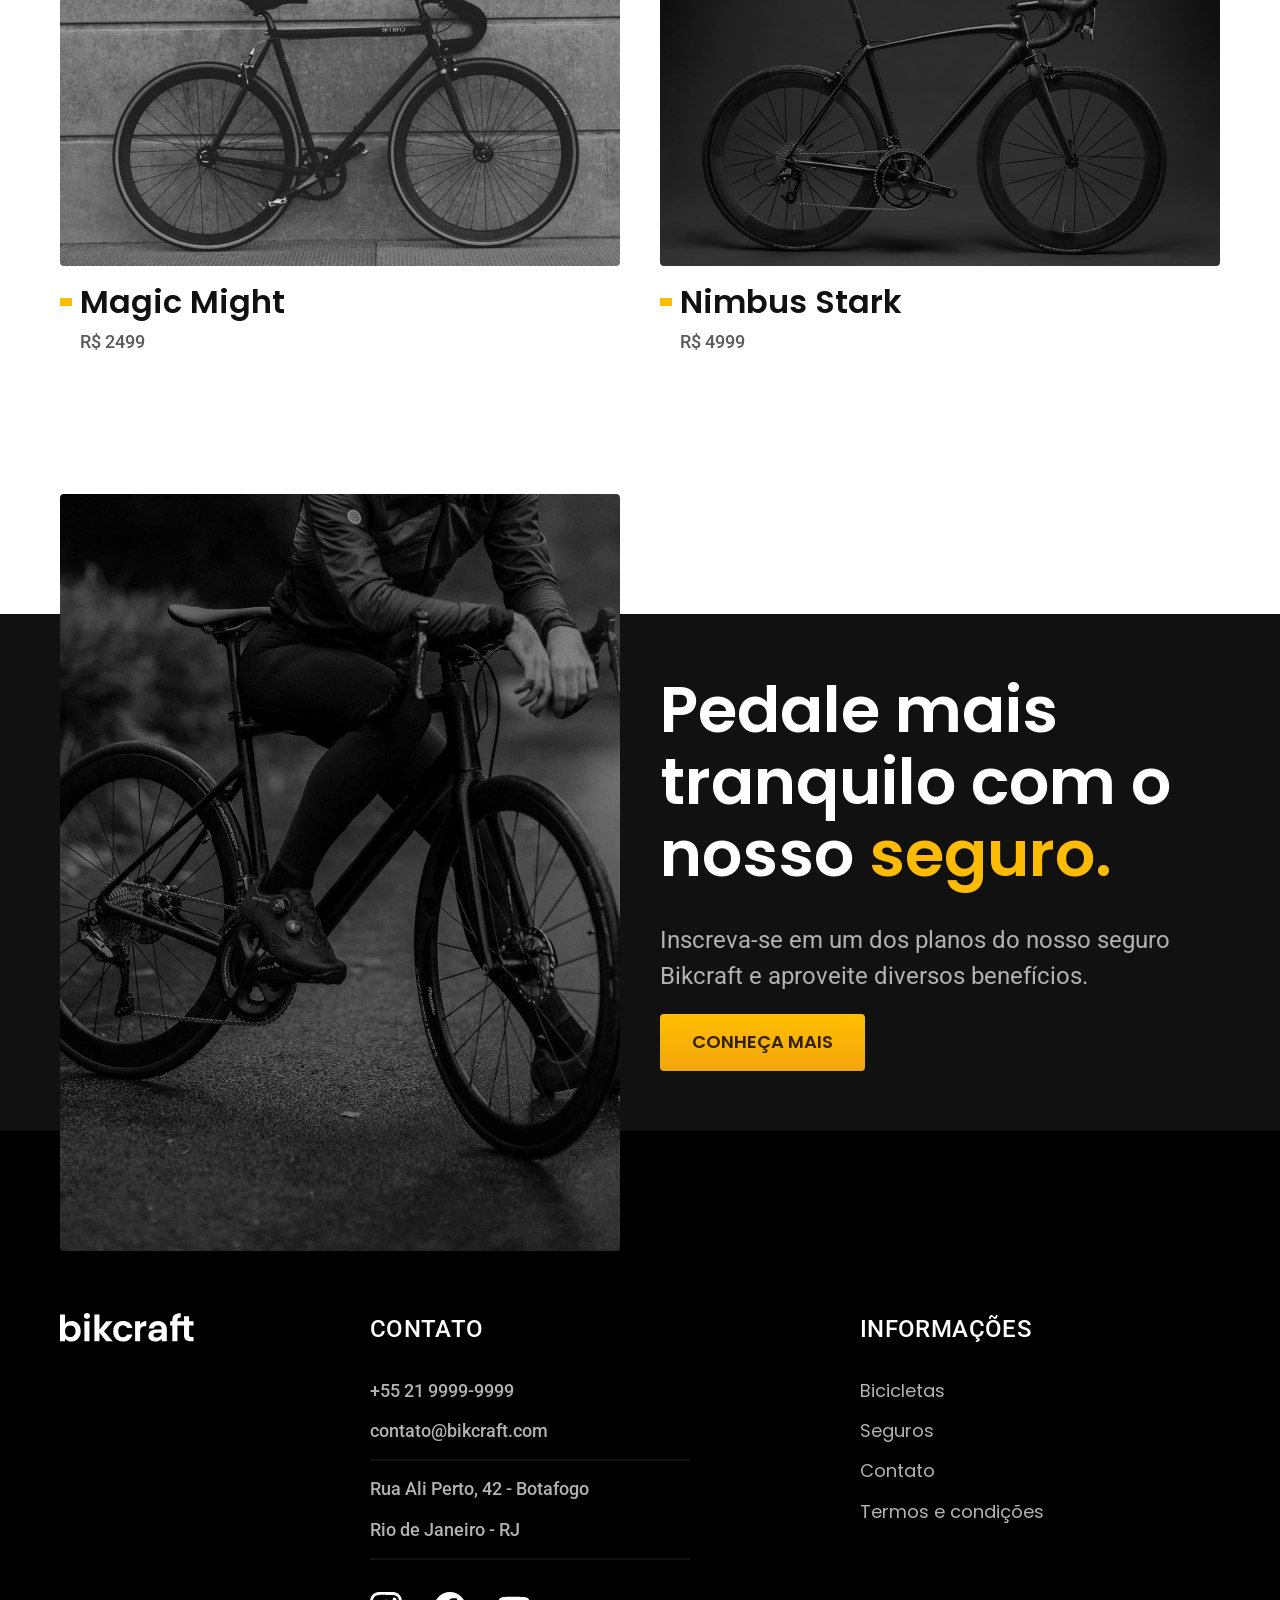
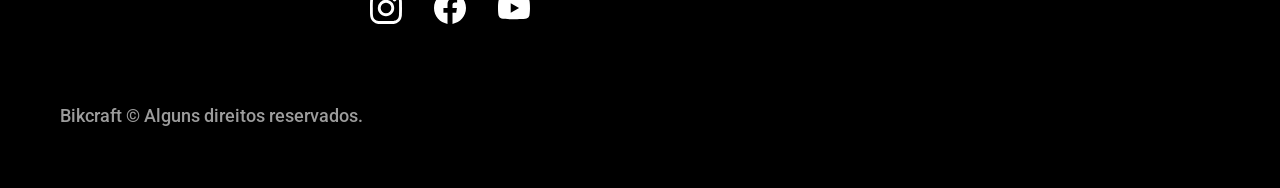
<file: bicicletas/nebula.html>
<!doctype html>
<html lang="pt-br">
  <head>
    <meta charset="UTF-8" />
    <meta name="viewport" content="width=device-width, initial-scale=1.0" />
    <title>Nebula Cosmic | Bikcraft</title>
    <meta
      name="description"
      content="Bicicletas elétricas de alta precisão e qualidade,  feitas sob medida para o cliente. Explore o mundo na sua velocidade com a Bikcraft."
    />
    <link rel="stylesheet" href="../css/style.css" />

    <link rel="preconnect" href="https://fonts.googleapis.com" />
    <link rel="preconnect" href="https://fonts.gstatic.com" crossorigin />
    <link
      href="https://fonts.googleapis.com/css2?family=Merriweather:ital,opsz,wght@0,18..144,300..900;1,18..144,300..900&family=Poppins:ital,wght@0,100;0,200;0,300;0,400;0,500;0,600;0,700;0,800;0,900;1,100;1,200;1,300;1,400;1,500;1,600;1,700;1,800;1,900&family=Roboto:ital,wght@0,100..900;1,100..900&display=swap"
      rel="stylesheet"
    />
  </head>

  <body id="bicicleta">
    <header class="header-bg">
      <div class="container header">
        <a href="../index.html">
          <img src="../img/bikcraft.svg" alt="logo" />
        </a>

        <nav aria-label="primaria">
          <ul class="header-menu font-1-m cor-0">
            <li><a href="../bicicletas.html">Bicicletas</a></li>
            <li><a href="../seguros.html">Seguros</a></li>
            <li><a href="../contato.html">Contato</a></li>
          </ul>
        </nav>
      </div>
    </header>

    <main class="titulo-bg">
      <div>
        <div class="titulo container">
          <p class="font-2-l-b cor-5">R$ 3999</p>
          <h1 class="font-1-xxl cor-0">
            Nebula Cosmic<span class="cor-p1">.</span>
          </h1>
        </div>
      </div>
      <div class="bicicleta container">
        <div class="bicicleta-imagem">
          <img src="../img/bicicleta/nimbus3.jpg" alt="" />
          <img src="../img/bicicleta/nimbus1.jpg" alt="" />
          <img src="../img/bicicleta/nimbus2.jpg" alt="" />
        </div>
        <div class="bicicleta-conteudo">
          <p class="font-2-l cor-5">
            A Nebula Cosmic é a melhor Bikcraft já criada pela nossa equipe. Ela
            vem equipada com os melhores acessórios, o que garante maior
            velocidade.
          </p>
          <div class="bicicleta-comprar">
            <a class="botao" href="../orcamento.html"> Comprar agora </a>
            <span class="font-1-xs cor-6"
              ><img src="../img/icones/entrega.svg" alt="" /> entrega em 5
              dias</span
            >
            <span class="font-1-xs cor-6"
              ><img src="../img/icones/estoque.svg" alt="" /> 18 em
              estoque</span
            >
          </div>

          <h2 class="font-1-xs cor-0">Informações</h2>
          <ul class="bicicleta-informacoes">
            <li>
              <img src="../img/icones/eletrica.svg" alt="" />
              <h3 class="font-1-m cor-0">Motor Elétrico</h3>
              <p class="font-2-xs cor-5">
                Permite você viajar distâncias inimaginaveis com a sua bike.
              </p>
            </li>
            <li>
              <img src="../img/icones/velocidade.svg" alt="" />
              <h3 class="font-1-m cor-0">40 km/h</h3>
              <p class="font-2-xs cor-5">
                A mais rápida bicicleta elétrica disponível hoje no mercado.
              </p>
            </li>
            <li>
              <img src="../img/icones/rastreador.svg" alt="" />
              <h3 class="font-1-m cor-0">Rastreador</h3>
              <p class="font-2-xs cor-5">
                Rastreador e sistema anti-furto para garantir o seu sossego.
              </p>
            </li>
            <li>
              <img src="../img/icones/carbono.svg" alt="" />
              <h3 class="font-1-m cor-0">Fibra de Carbono</h3>
              <p class="font-2-xs cor-5">
                Maior proteção possível para a sua Bikcraft com fibra de
                carbono.
              </p>
            </li>
          </ul>
          <h2 class="font-1-xs cor-0">Ficha Técnica</h2>
          <ul class="bicicleta-ficha font-2-s cor-4">
            <li>Peso <span>9 kg</span></li>
            <li>Altura <span>60 cm</span></li>
            <li>Largura <span>120 cm</span></li>
            <li>Profundidade <span>10cm</span></li>
            <li>Marchas <span>16</span></li>
            <li>Roda <span>29</span></li>
          </ul>
        </div>
      </div>
    </main>

    <article class="bicicletas-lista container">
      <h2 class="font-1-xxl">escolha a sua<span class="cor-p1">.</span></h2>

      <ul>
        <li>
          <a href="./magic.html">
            <img src="../img/bicicletas/magic.jpg" alt="Bicicleta Preta" />
            <h3 class="font-1-xl">Magic Might</h3>
            <span class="font-2-m cor-8">R$ 2499</span>
          </a>
        </li>
        <li>
          <a href="./nimbus.html">
            <img src="../img/bicicletas/nimbus.jpg" alt="Bicicleta Preta" />
            <h3 class="font-1-xl">Nimbus Stark</h3>
            <span class="font-2-m cor-8">R$ 4999</span>
          </a>
        </li>
      </ul>
    </article>

    <article>
      <div class="seguro-bg">
        <div class="seguro container">
          <div class="seguro-imagem">
            <img
              src="../img/fotos/seguros.jpg"
              alt="pessoa parada em cima de uma bicicleta"
            />
          </div>
          <div class="seguro-conteudo">
            <h2 class="font-1-xxl cor-0">
              Pedale mais tranquilo com o nosso
              <span class="cor-p1">seguro.</span>
            </h2>
            <p class="font-2-l cor-5">
              Inscreva-se em um dos planos do nosso seguro Bikcraft e aproveite
              diversos benefícios.
            </p>
            <a class="botao" href="../seguros.html">Conheça mais</a>
          </div>
        </div>
      </div>
    </article>

    <footer class="footer-bg">
      <div class="footer container">
        <img src="../img/bikcraft.svg" alt="Bikcraft" />
        <div class="footer-contato">
          <h3 class="font-2-l-b cor-0">Contato</h3>
          <ul class="font-2-m cor-5">
            <li><a href="tel:+5521999999999">+55 21 9999-9999</a></li>
            <li>
              <a href="mailto:contato@bikcraft.com">contato@bikcraft.com</a>
            </li>
            <li>Rua Ali Perto, 42 - Botafogo</li>
            <li>Rio de Janeiro - RJ</li>
          </ul>
          <div class="footer-redes">
            <a href="../">
              <img src="../img/redes/instagram.svg" alt="Instagram" />
            </a>
            <a href="../">
              <img src="../img/redes/facebook.svg" alt="Facebook" />
            </a>
            <a href="">
              <img src="../img/redes/youtube.svg" alt="YouTube" />
            </a>
          </div>
        </div>
        <div class="footer-informacoes">
          <h3 class="font-2-l-b cor-0">Informações</h3>
          <nav>
            <ul class="font-1-m cor-5">
              <li><a href="../bicicletas.html">Bicicletas</a></li>
              <li><a href="../seguros.html">Seguros</a></li>
              <li><a href="../contato.html">Contato</a></li>
              <li><a href="../termos.html">Termos e condições</a></li>
            </ul>
          </nav>
        </div>
        <p class="footer-copy font-2-m cor-6">
          Bikcraft © Alguns direitos reservados.
        </p>
      </div>
    </footer>
  </body>
</html>
</file>
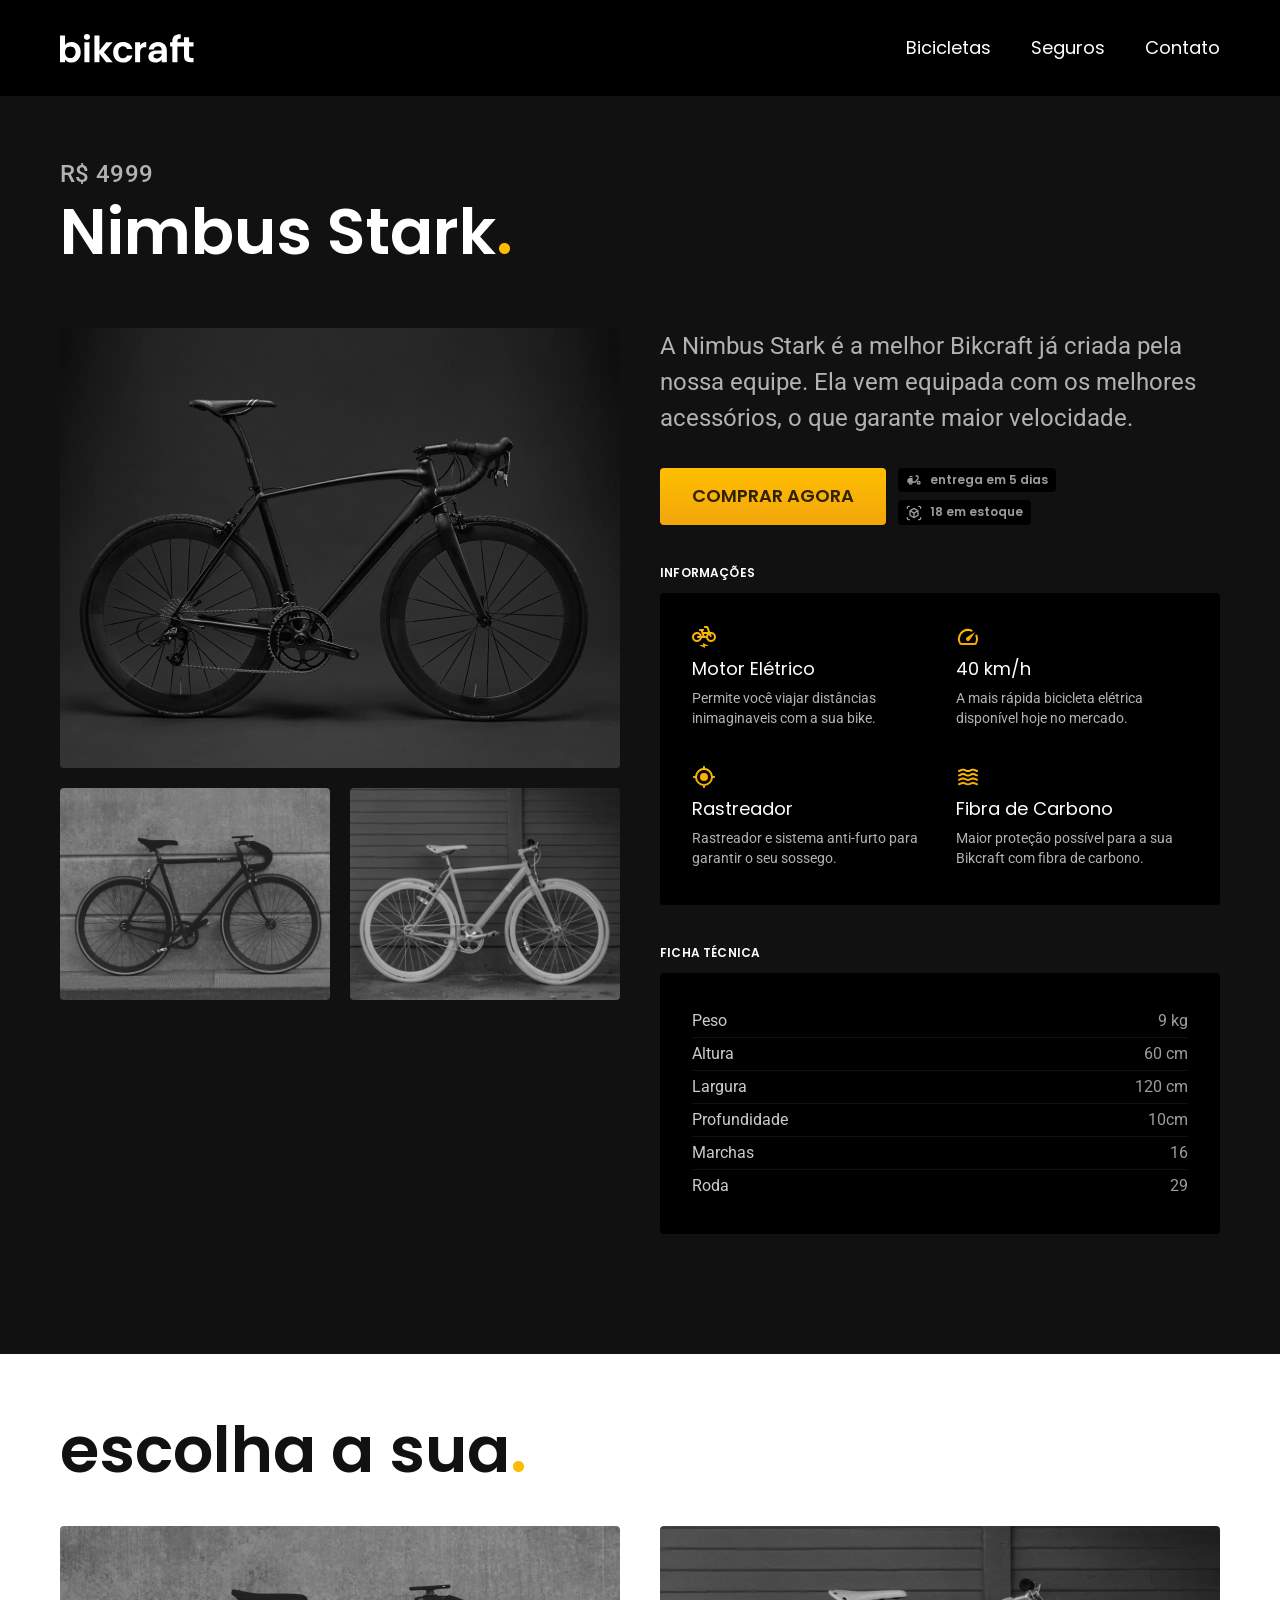
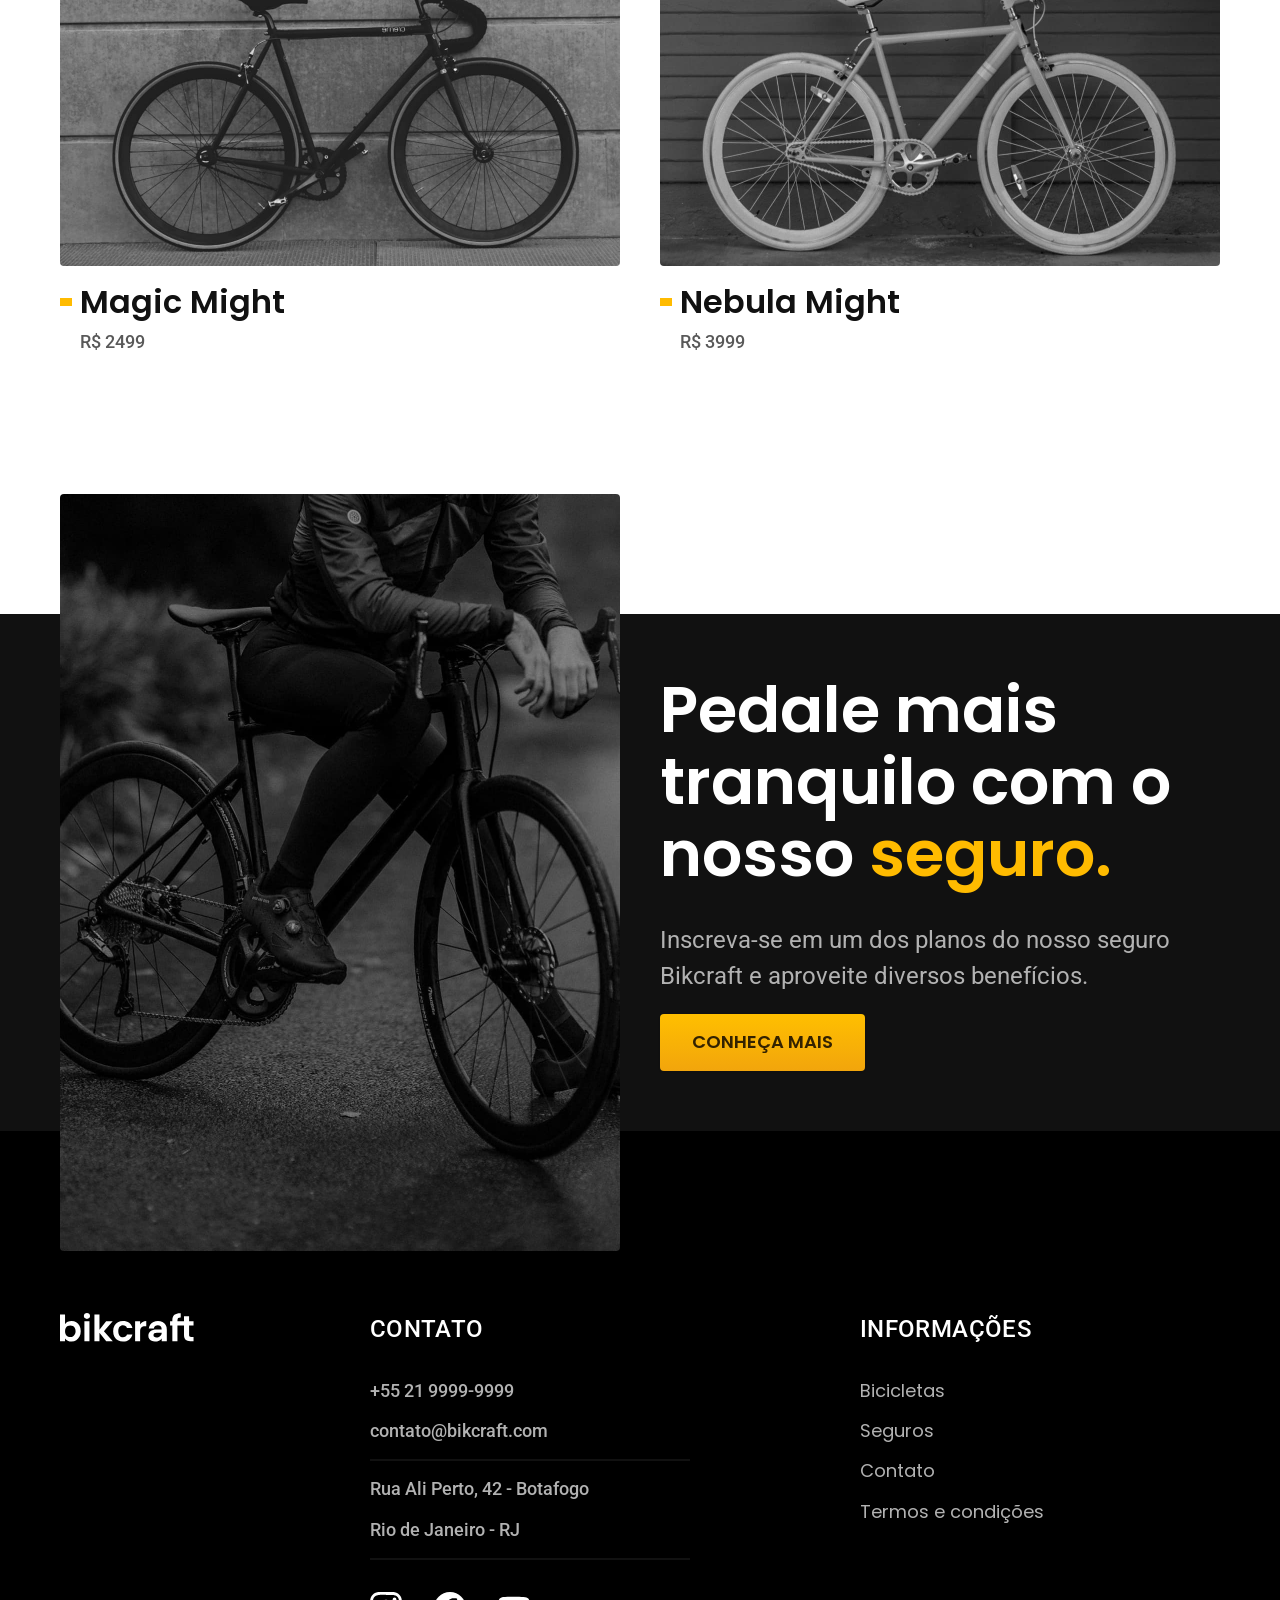
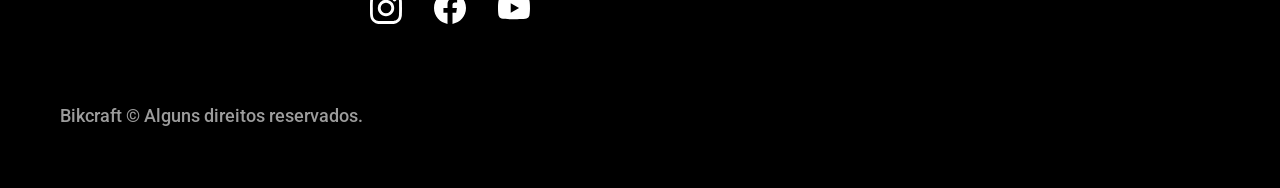
<file: bicicletas/nimbus.html>
<!doctype html>
<html lang="pt-br">
  <head>
    <meta charset="UTF-8" />
    <meta name="viewport" content="width=device-width, initial-scale=1.0" />
    <title>Nimbus Stark | Bikcraft</title>
    <meta
      name="description"
      content="Bicicletas elétricas de alta precisão e qualidade,  feitas sob medida para o cliente. Explore o mundo na sua velocidade com a Bikcraft."
    />
    <link rel="stylesheet" href="../css/style.css" />

    <link rel="preconnect" href="https://fonts.googleapis.com" />
    <link rel="preconnect" href="https://fonts.gstatic.com" crossorigin />
    <link
      href="https://fonts.googleapis.com/css2?family=Merriweather:ital,opsz,wght@0,18..144,300..900;1,18..144,300..900&family=Poppins:ital,wght@0,100;0,200;0,300;0,400;0,500;0,600;0,700;0,800;0,900;1,100;1,200;1,300;1,400;1,500;1,600;1,700;1,800;1,900&family=Roboto:ital,wght@0,100..900;1,100..900&display=swap"
      rel="stylesheet"
    />
  </head>

  <body id="bicicleta">
    <header class="header-bg">
      <div class="container header">
        <a href="../index.html">
          <img src="../img/bikcraft.svg" alt="logo" />
        </a>

        <nav aria-label="primaria">
          <ul class="header-menu font-1-m cor-0">
            <li><a href="../bicicletas.html">Bicicletas</a></li>
            <li><a href="../seguros.html">Seguros</a></li>
            <li><a href="../contato.html">Contato</a></li>
          </ul>
        </nav>
      </div>
    </header>

    <main class="titulo-bg">
      <div>
        <div class="titulo container">
          <p class="font-2-l-b cor-5">R$ 4999</p>
          <h1 class="font-1-xxl cor-0">
            Nimbus Stark<span class="cor-p1">.</span>
          </h1>
        </div>
      </div>
      <div class="bicicleta container">
        <div class="bicicleta-imagem">
          <img src="../img/bicicleta/nimbus1.jpg" alt="" />
          <img src="../img/bicicleta/nimbus2.jpg" alt="" />
          <img src="../img/bicicleta/nimbus3.jpg" alt="" />
        </div>
        <div class="bicicleta-conteudo">
          <p class="font-2-l cor-5">
            A Nimbus Stark é a melhor Bikcraft já criada pela nossa equipe. Ela
            vem equipada com os melhores acessórios, o que garante maior
            velocidade.
          </p>
          <div class="bicicleta-comprar">
            <a class="botao" href="../orcamento.html"> Comprar agora </a>
            <span class="font-1-xs cor-6"
              ><img src="../img/icones/entrega.svg" alt="" /> entrega em 5
              dias</span
            >
            <span class="font-1-xs cor-6"
              ><img src="../img/icones/estoque.svg" alt="" /> 18 em
              estoque</span
            >
          </div>

          <h2 class="font-1-xs cor-0">Informações</h2>
          <ul class="bicicleta-informacoes">
            <li>
              <img src="../img/icones/eletrica.svg" alt="" />
              <h3 class="font-1-m cor-0">Motor Elétrico</h3>
              <p class="font-2-xs cor-5">
                Permite você viajar distâncias inimaginaveis com a sua bike.
              </p>
            </li>
            <li>
              <img src="../img/icones/velocidade.svg" alt="" />
              <h3 class="font-1-m cor-0">40 km/h</h3>
              <p class="font-2-xs cor-5">
                A mais rápida bicicleta elétrica disponível hoje no mercado.
              </p>
            </li>
            <li>
              <img src="../img/icones/rastreador.svg" alt="" />
              <h3 class="font-1-m cor-0">Rastreador</h3>
              <p class="font-2-xs cor-5">
                Rastreador e sistema anti-furto para garantir o seu sossego.
              </p>
            </li>
            <li>
              <img src="../img/icones/carbono.svg" alt="" />
              <h3 class="font-1-m cor-0">Fibra de Carbono</h3>
              <p class="font-2-xs cor-5">
                Maior proteção possível para a sua Bikcraft com fibra de
                carbono.
              </p>
            </li>
          </ul>
          <h2 class="font-1-xs cor-0">Ficha Técnica</h2>
          <ul class="bicicleta-ficha font-2-s cor-4">
            <li>Peso <span>9 kg</span></li>
            <li>Altura <span>60 cm</span></li>
            <li>Largura <span>120 cm</span></li>
            <li>Profundidade <span>10cm</span></li>
            <li>Marchas <span>16</span></li>
            <li>Roda <span>29</span></li>
          </ul>
        </div>
      </div>
    </main>

    <article class="bicicletas-lista container">
      <h2 class="font-1-xxl">escolha a sua<span class="cor-p1">.</span></h2>

      <ul>
        <li>
          <a href="./magic.html">
            <img src="../img/bicicletas/magic.jpg" alt="Bicicleta Preta" />
            <h3 class="font-1-xl">Magic Might</h3>
            <span class="font-2-m cor-8">R$ 2499</span>
          </a>
        </li>
        <li>
          <a href="./nebula.html">
            <img src="../img/bicicletas/nebula.jpg" alt="Bicicleta Preta" />
            <h3 class="font-1-xl">Nebula Might</h3>
            <span class="font-2-m cor-8">R$ 3999</span>
          </a>
        </li>
      </ul>
    </article>

    <article>
      <div class="seguro-bg">
        <div class="seguro container">
          <div class="seguro-imagem">
            <img
              src="../img/fotos/seguros.jpg"
              alt="pessoa parada em cima de uma bicicleta"
            />
          </div>
          <div class="seguro-conteudo">
            <h2 class="font-1-xxl cor-0">
              Pedale mais tranquilo com o nosso
              <span class="cor-p1">seguro.</span>
            </h2>
            <p class="font-2-l cor-5">
              Inscreva-se em um dos planos do nosso seguro Bikcraft e aproveite
              diversos benefícios.
            </p>
            <a class="botao" href="../seguros.html">Conheça mais</a>
          </div>
        </div>
      </div>
    </article>

    <footer class="footer-bg">
      <div class="footer container">
        <img src="../img/bikcraft.svg" alt="Bikcraft" />
        <div class="footer-contato">
          <h3 class="font-2-l-b cor-0">Contato</h3>
          <ul class="font-2-m cor-5">
            <li><a href="tel:+5521999999999">+55 21 9999-9999</a></li>
            <li>
              <a href="mailto:contato@bikcraft.com">contato@bikcraft.com</a>
            </li>
            <li>Rua Ali Perto, 42 - Botafogo</li>
            <li>Rio de Janeiro - RJ</li>
          </ul>
          <div class="footer-redes">
            <a href="../">
              <img src="../img/redes/instagram.svg" alt="Instagram" />
            </a>
            <a href="../">
              <img src="../img/redes/facebook.svg" alt="Facebook" />
            </a>
            <a href="">
              <img src="../img/redes/youtube.svg" alt="YouTube" />
            </a>
          </div>
        </div>
        <div class="footer-informacoes">
          <h3 class="font-2-l-b cor-0">Informações</h3>
          <nav>
            <ul class="font-1-m cor-5">
              <li><a href="../bicicletas.html">Bicicletas</a></li>
              <li><a href="../seguros.html">Seguros</a></li>
              <li><a href="../contato.html">Contato</a></li>
              <li><a href="../termos.html">Termos e condições</a></li>
            </ul>
          </nav>
        </div>
        <p class="footer-copy font-2-m cor-6">
          Bikcraft © Alguns direitos reservados.
        </p>
      </div>
    </footer>
  </body>
</html>
</file>
<file: css/style.css>
@import "./global/global.css";
@import "./utilities/tipografia.css";
@import "./utilities/cores.css";

@import "./global/header.css";
@import "./global/footer.css";

/* Utilidades */
@import "./utilities/componentes.css";

/* Home */
@import "./home/introducao.css";
@import "./home/tecnologia.css";
@import "./home/parceiros.css";
@import "./home/depoimento.css";

/* Bicicletas */
@import "./bicicletas/bicicletas-lista.css";
@import "./bicicletas/bicicletas.css";

/* Bicicleta */
@import "./bicicleta/bicicleta.css";
@import "./bicicleta/seguro.css";

/* Seguros */
@import "./seguros/seguros.css";
@import "./seguros/vantagens.css";
@import "./seguros/perguntas.css";

/* Termos */
@import "./termos/termos.css";
</file>
